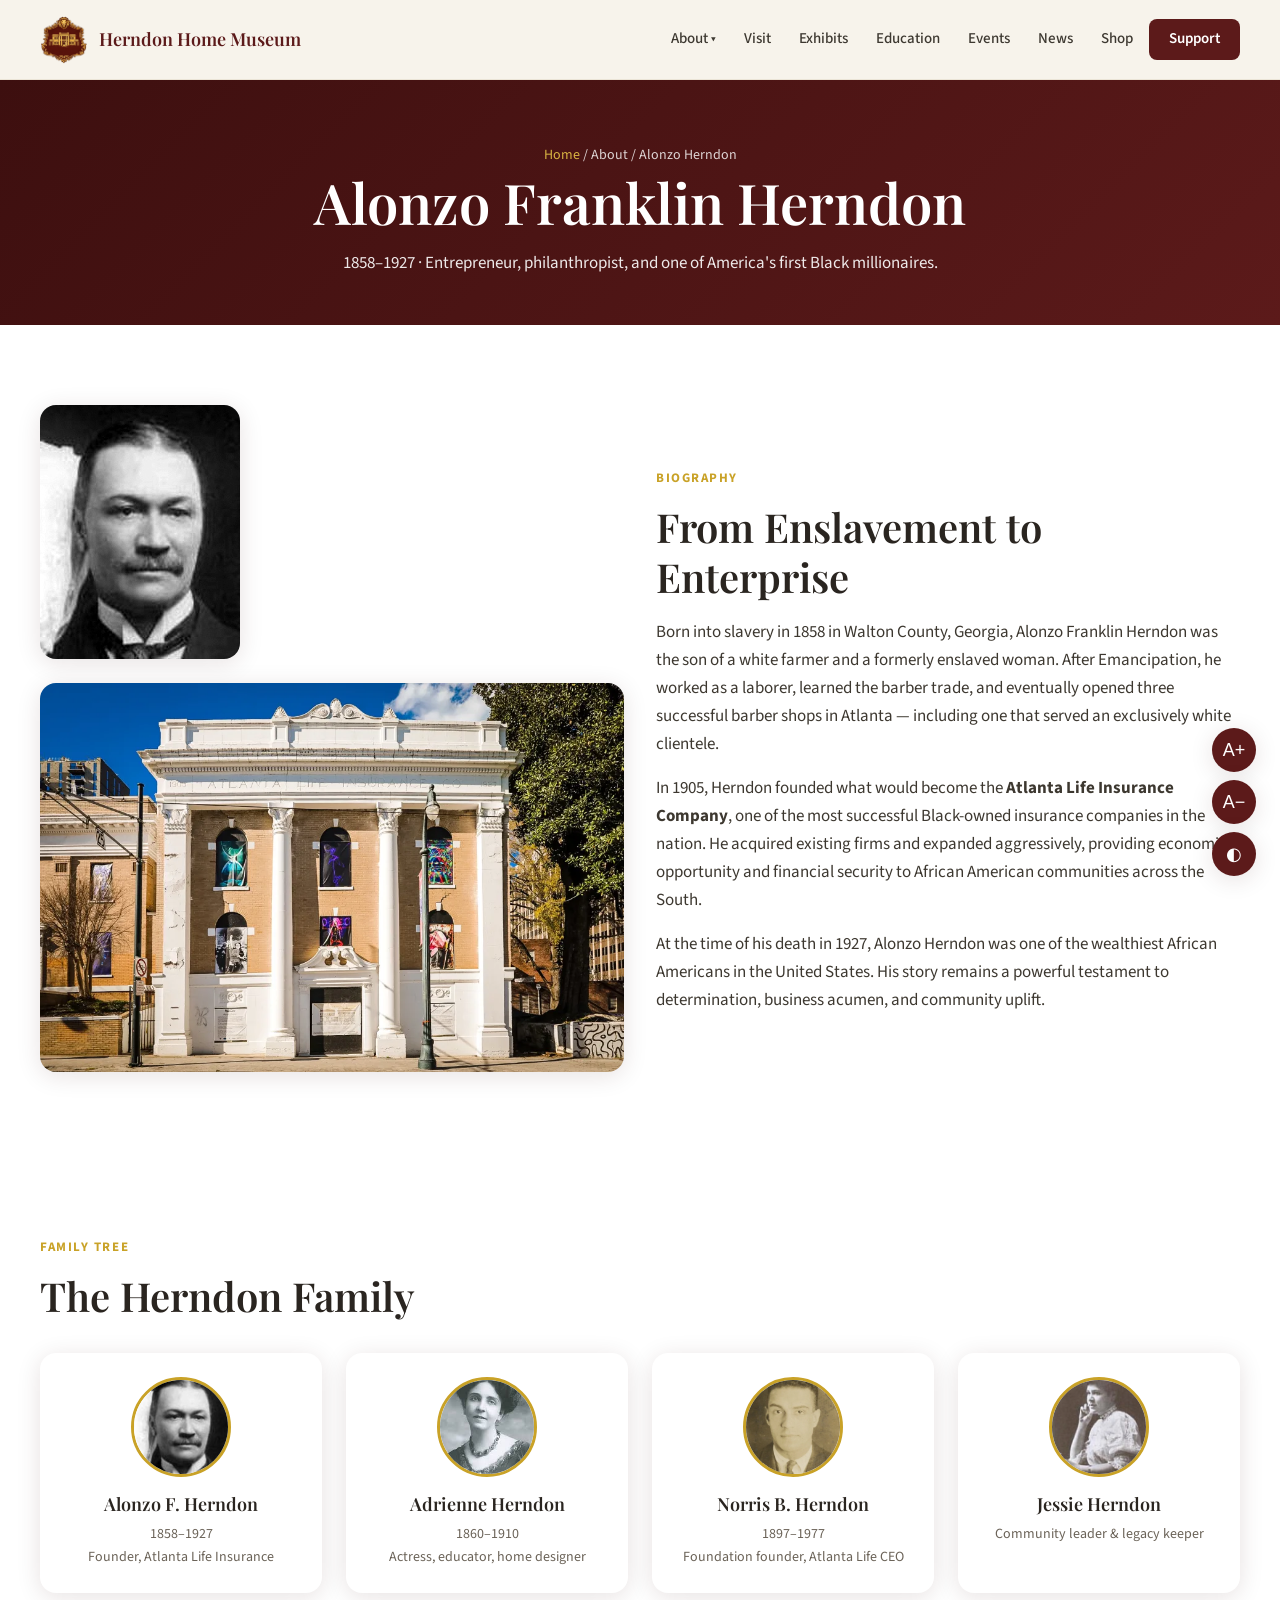
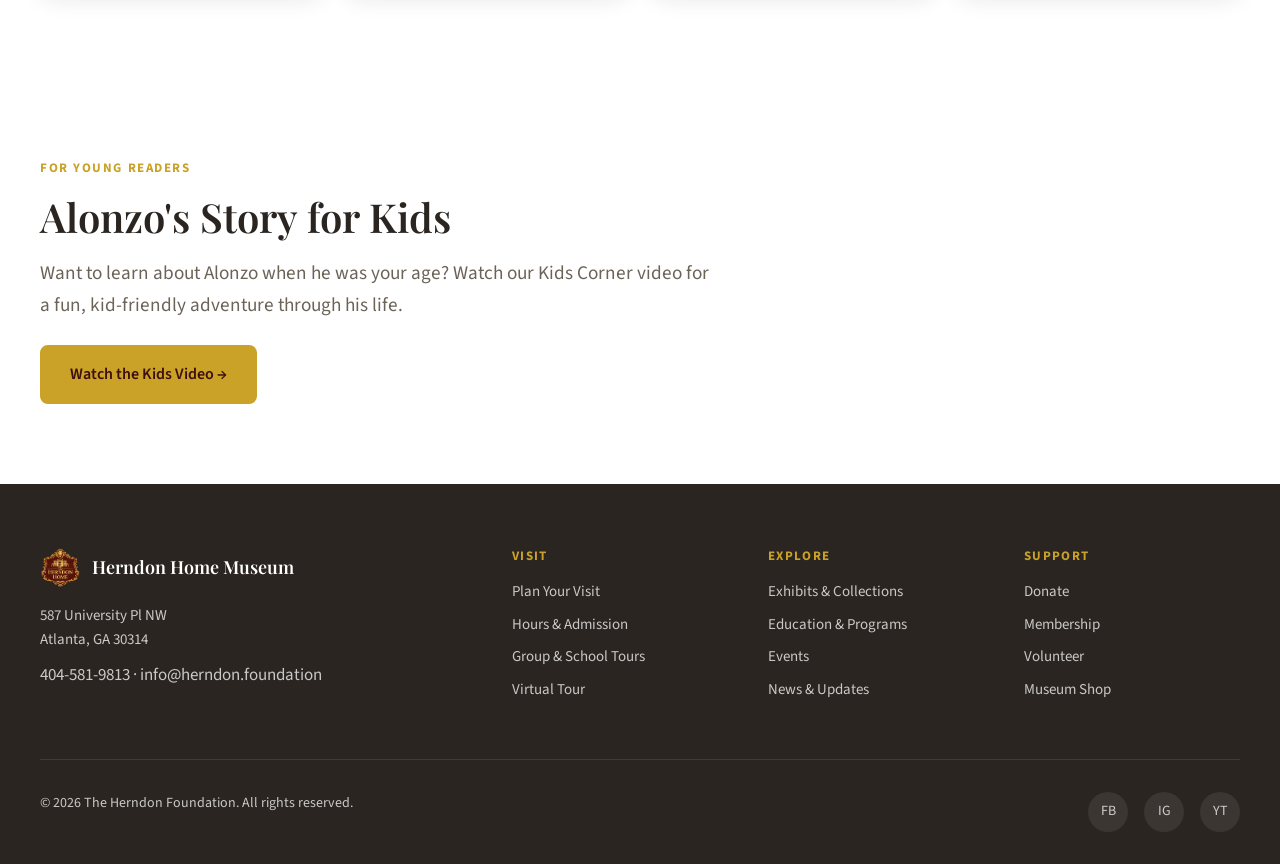
<file: about-alonzo.html>
<!DOCTYPE html>
<html lang="en">
<head>
  <meta charset="UTF-8">
  <meta name="viewport" content="width=device-width, initial-scale=1.0">
  <meta name="description" content="The life and legacy of Alonzo Franklin Herndon — from enslavement to founder of Atlanta Life Insurance Company.">
  <title>Alonzo Herndon | Herndon Home Museum</title>
  <link rel="preconnect" href="https://fonts.googleapis.com">
  <link rel="preconnect" href="https://fonts.gstatic.com" crossorigin>
  <link href="https://fonts.googleapis.com/css2?family=Playfair+Display:wght@500;600;700&family=Source+Sans+3:wght@400;500;600;700&display=swap" rel="stylesheet">
  <link rel="stylesheet" href="css/style.css">
  <link rel="icon" href="images/logocopy.png" type="image/png">
</head>
<body>
  <a href="#main" class="skip-link">Skip to main content</a>

  <header class="site-header">
    <div class="container header-inner">
      <a href="index.html" class="logo">
        <img src="images/logocopy.png" alt="Herndon Home Museum logo">
        <span>Herndon Home Museum</span>
      </a>
      <button class="menu-toggle" aria-label="Open menu" aria-expanded="false">
        <span></span><span></span><span></span>
      </button>
      <nav class="main-nav" aria-label="Main navigation">
        <div class="nav-dropdown">
          <button aria-haspopup="true">About ▾</button>
          <div class="nav-dropdown-menu">
            <a href="about-history.html">History of the Home</a>
            <a href="about-alonzo.html" class="active">Alonzo Herndon</a>
            <a href="about-mission.html">Mission &amp; Vision</a>
            <a href="about-staff.html">Staff &amp; Board</a>
          </div>
        </div>
        <a href="visit.html">Visit</a>
        <a href="exhibits.html">Exhibits</a>
        <a href="education.html">Education</a>
        <a href="events.html">Events</a>
        <a href="news.html">News</a>
        <a href="shop.html">Shop</a>
        <a href="support.html" class="btn-donate">Support</a>
      </nav>
    </div>
  </header>

  <main id="main">
    <div class="page-hero">
      <div class="container">
        <p class="breadcrumb"><a href="index.html">Home</a> / About / Alonzo Herndon</p>
        <h1>Alonzo Franklin Herndon</h1>
        <p>1858–1927 · Entrepreneur, philanthropist, and one of America's first Black millionaires.</p>
      </div>
    </div>

    <section>
      <div class="container grid-2">
        <div>
          <img src="images/Alonzo_herndon.jpg" alt="Alonzo Franklin Herndon" style="border-radius: var(--radius-lg); box-shadow: var(--shadow); margin-bottom: 1.5rem;">
          <img src="images/AtlantaLifeInsurance.webp" alt="Atlanta Life Insurance Company" style="border-radius: var(--radius-lg); box-shadow: var(--shadow);">
        </div>
        <div>
          <span class="section-label">Biography</span>
          <h2>From Enslavement to Enterprise</h2>
          <p style="margin-bottom: 1rem;">Born into slavery in 1858 in Walton County, Georgia, Alonzo Franklin Herndon was the son of a white farmer and a formerly enslaved woman. After Emancipation, he worked as a laborer, learned the barber trade, and eventually opened three successful barber shops in Atlanta — including one that served an exclusively white clientele.</p>
          <p style="margin-bottom: 1rem;">In 1905, Herndon founded what would become the <strong>Atlanta Life Insurance Company</strong>, one of the most successful Black-owned insurance companies in the nation. He acquired existing firms and expanded aggressively, providing economic opportunity and financial security to African American communities across the South.</p>
          <p>At the time of his death in 1927, Alonzo Herndon was one of the wealthiest African Americans in the United States. His story remains a powerful testament to determination, business acumen, and community uplift.</p>
        </div>
      </div>
    </section>

    <section style="background: var(--white);">
      <div class="container">
        <span class="section-label">Family Tree</span>
        <h2>The Herndon Family</h2>
        <div class="family-grid" style="margin-top: 2rem;">
          <div class="family-member">
            <img src="images/Alonzo_herndon.jpg" alt="Alonzo Herndon">
            <h3>Alonzo F. Herndon</h3>
            <p>1858–1927<br>Founder, Atlanta Life Insurance</p>
          </div>
          <div class="family-member">
            <img src="images/adrienne.jpeg" alt="Adrienne Herndon">
            <h3>Adrienne Herndon</h3>
            <p>1860–1910<br>Actress, educator, home designer</p>
          </div>
          <div class="family-member">
            <img src="images/norris.jpg" alt="Norris Herndon">
            <h3>Norris B. Herndon</h3>
            <p>1897–1977<br>Foundation founder, Atlanta Life CEO</p>
          </div>
          <div class="family-member">
            <img src="images/jessie.jpg" alt="Jessie Herndon">
            <h3>Jessie Herndon</h3>
            <p>Community leader &amp; legacy keeper</p>
          </div>
        </div>
      </div>
    </section>

    <section>
      <div class="container">
        <span class="section-label">For Young Readers</span>
        <h2>Alonzo's Story for Kids</h2>
        <p class="lead" style="margin-bottom: 1.5rem;">Want to learn about Alonzo when he was your age? Watch our Kids Corner video for a fun, kid-friendly adventure through his life.</p>
        <a href="education.html#kids-corner" class="btn btn-primary">Watch the Kids Video →</a>
      </div>
    </section>
  </main>

  <footer class="site-footer">
    <div class="container">
      <div class="footer-grid">
        <div>
          <a href="index.html" class="logo" style="color: white; margin-bottom: 1rem;">
            <img src="images/logo.png" alt="" style="height: 40px;">
            <span>Herndon Home Museum</span>
          </a>
          <p style="font-size: 0.9375rem; margin-top: 1rem;">587 University Pl NW<br>Atlanta, GA 30314</p>
          <p style="margin-top: 0.5rem;"><a href="tel:4045819813">404-581-9813</a> · <a href="mailto:info@herndon.foundation">info@herndon.foundation</a></p>
        </div>
        <div>
          <h4>Visit</h4>
          <ul>
            <li><a href="visit.html">Plan Your Visit</a></li>
            <li><a href="visit.html#hours">Hours &amp; Admission</a></li>
            <li><a href="visit.html#groups">Group &amp; School Tours</a></li>
            <li><a href="visit.html#virtual-tour">Virtual Tour</a></li>
          </ul>
        </div>
        <div>
          <h4>Explore</h4>
          <ul>
            <li><a href="exhibits.html">Exhibits &amp; Collections</a></li>
            <li><a href="education.html">Education &amp; Programs</a></li>
            <li><a href="events.html">Events</a></li>
            <li><a href="news.html">News &amp; Updates</a></li>
          </ul>
        </div>
        <div>
          <h4>Support</h4>
          <ul>
            <li><a href="support.html#donate">Donate</a></li>
            <li><a href="support.html#membership">Membership</a></li>
            <li><a href="support.html#volunteer">Volunteer</a></li>
            <li><a href="shop.html">Museum Shop</a></li>
          </ul>
        </div>
      </div>
      <div class="footer-bottom">
        <p>© 2026 The Herndon Foundation. All rights reserved.</p>
        <div class="social-links">
          <a href="#" aria-label="Facebook">FB</a>
          <a href="#" aria-label="Instagram">IG</a>
          <a href="#" aria-label="YouTube">YT</a>
        </div>
      </div>
    </div>
  </footer>

  <div class="a11y-toolbar" aria-label="Accessibility tools">
    <button data-action="font-up" title="Increase text size" aria-label="Increase text size">A+</button>
    <button data-action="font-down" title="Decrease text size" aria-label="Decrease text size">A−</button>
    <button data-action="contrast" title="Toggle contrast" aria-label="Toggle high contrast">◐</button>
  </div>

  <script src="js/main.js"></script>
</body>
</html>
</file>
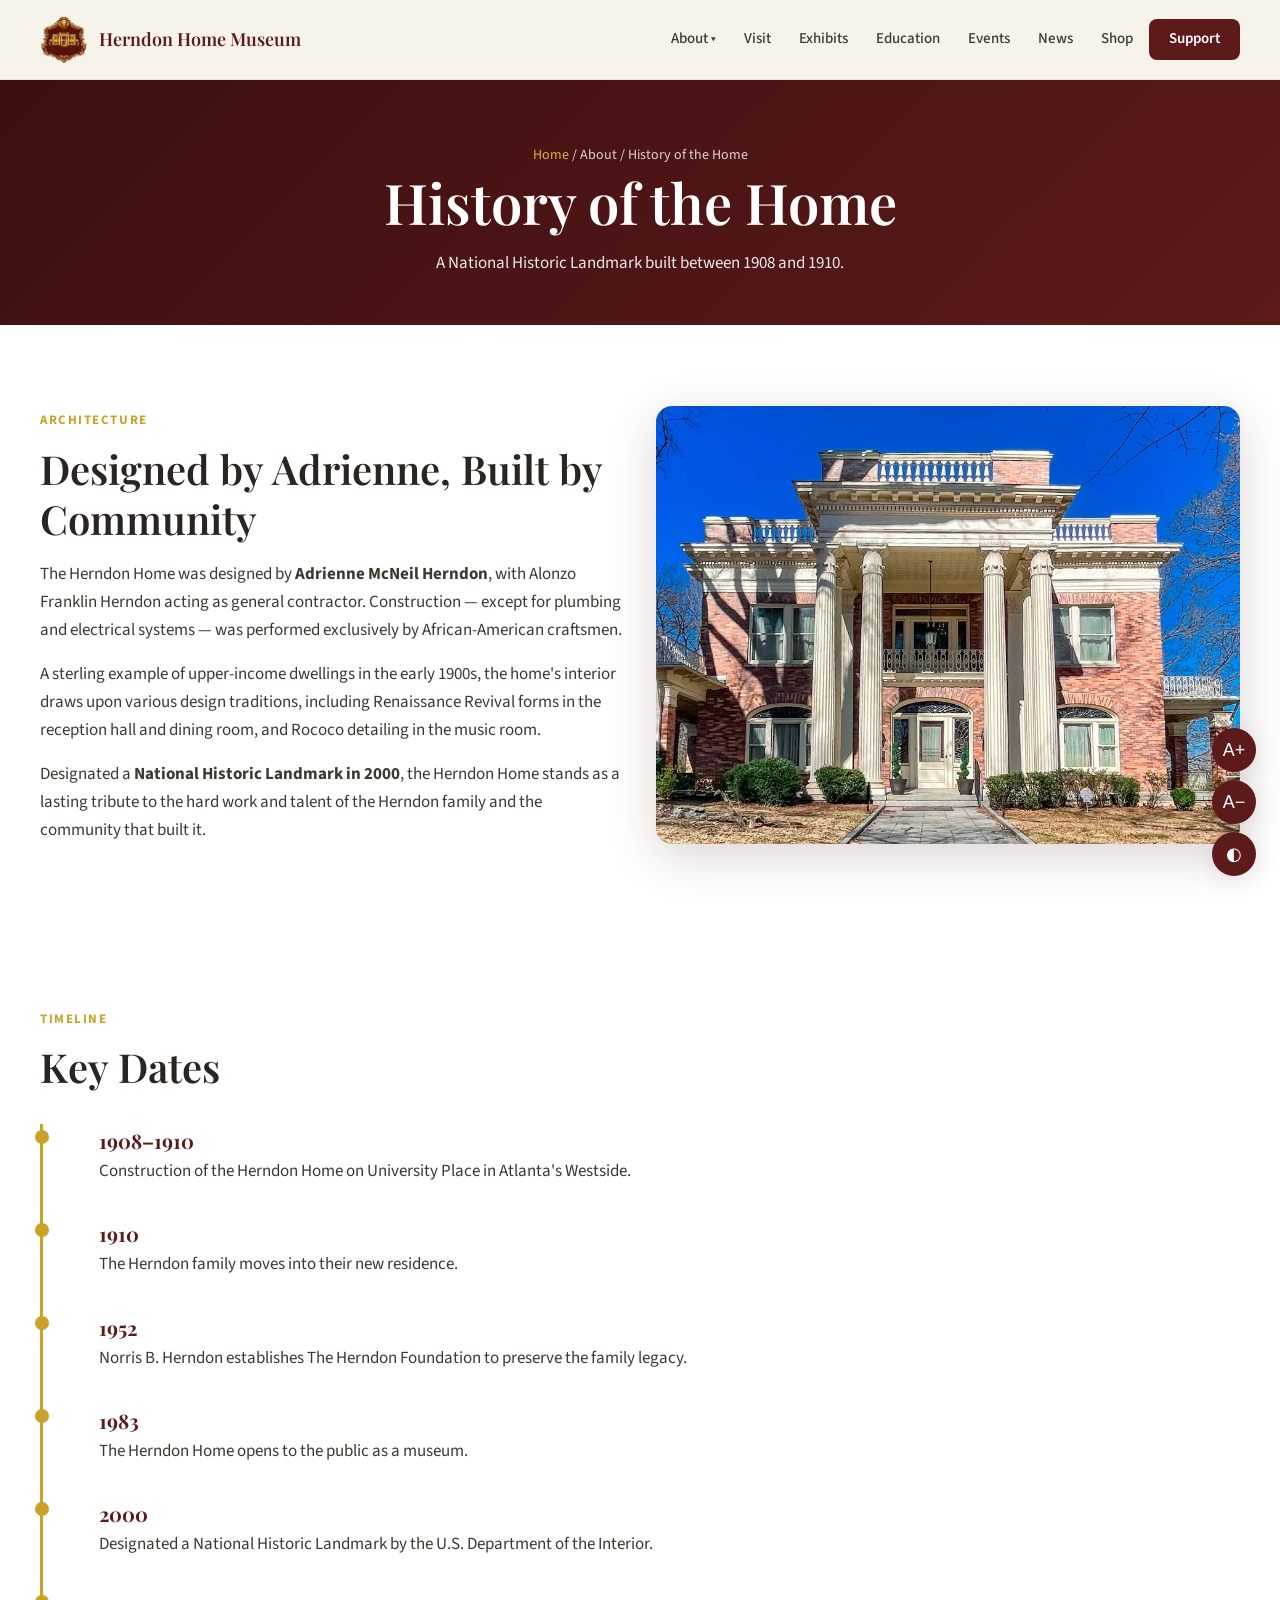
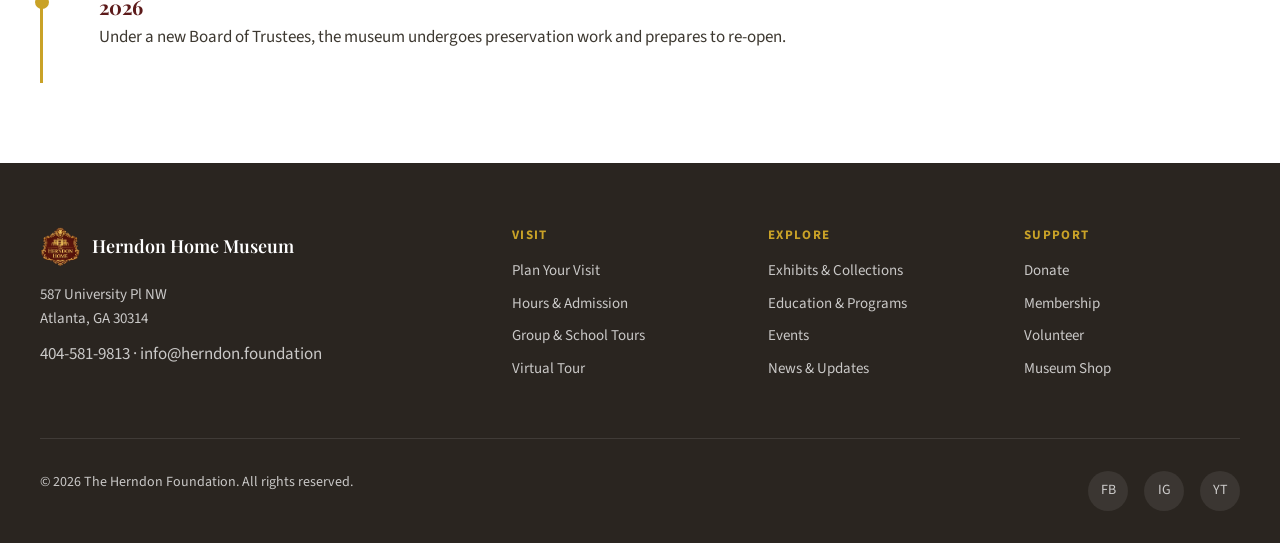
<file: about-history.html>
<!DOCTYPE html>
<html lang="en">
<head>
  <meta charset="UTF-8">
  <meta name="viewport" content="width=device-width, initial-scale=1.0">
  <meta name="description" content="The history of the Herndon Home — a National Historic Landmark built by African American craftsmen in Atlanta.">
  <title>History of the Home | Herndon Home Museum</title>
  <link rel="preconnect" href="https://fonts.googleapis.com">
  <link rel="preconnect" href="https://fonts.gstatic.com" crossorigin>
  <link href="https://fonts.googleapis.com/css2?family=Playfair+Display:wght@500;600;700&family=Source+Sans+3:wght@400;500;600;700&display=swap" rel="stylesheet">
  <link rel="stylesheet" href="css/style.css">
  <link rel="icon" href="images/logocopy.png" type="image/png">
</head>
<body>
  <a href="#main" class="skip-link">Skip to main content</a>

  <header class="site-header">
    <div class="container header-inner">
      <a href="index.html" class="logo">
        <img src="images/logocopy.png" alt="Herndon Home Museum logo">
        <span>Herndon Home Museum</span>
      </a>
      <button class="menu-toggle" aria-label="Open menu" aria-expanded="false">
        <span></span><span></span><span></span>
      </button>
      <nav class="main-nav" aria-label="Main navigation">
        <div class="nav-dropdown">
          <button aria-haspopup="true">About ▾</button>
          <div class="nav-dropdown-menu">
            <a href="about-history.html" class="active">History of the Home</a>
            <a href="about-alonzo.html">Alonzo Herndon</a>
            <a href="about-mission.html">Mission &amp; Vision</a>
            <a href="about-staff.html">Staff &amp; Board</a>
          </div>
        </div>
        <a href="visit.html">Visit</a>
        <a href="exhibits.html">Exhibits</a>
        <a href="education.html">Education</a>
        <a href="events.html">Events</a>
        <a href="news.html">News</a>
        <a href="shop.html">Shop</a>
        <a href="support.html" class="btn-donate">Support</a>
      </nav>
    </div>
  </header>

  <main id="main">
    <div class="page-hero">
      <div class="container">
        <p class="breadcrumb"><a href="index.html">Home</a> / About / History of the Home</p>
        <h1>History of the Home</h1>
        <p>A National Historic Landmark built between 1908 and 1910.</p>
      </div>
    </div>

    <section>
      <div class="container grid-2">
        <div>
          <span class="section-label">Architecture</span>
          <h2>Designed by Adrienne, Built by Community</h2>
          <p style="margin-bottom: 1rem;">The Herndon Home was designed by <strong>Adrienne McNeil Herndon</strong>, with Alonzo Franklin Herndon acting as general contractor. Construction — except for plumbing and electrical systems — was performed exclusively by African-American craftsmen.</p>
          <p style="margin-bottom: 1rem;">A sterling example of upper-income dwellings in the early 1900s, the home's interior draws upon various design traditions, including Renaissance Revival forms in the reception hall and dining room, and Rococo detailing in the music room.</p>
          <p>Designated a <strong>National Historic Landmark in 2000</strong>, the Herndon Home stands as a lasting tribute to the hard work and talent of the Herndon family and the community that built it.</p>
        </div>
        <div>
          <img src="images/herndomhome.webp" alt="The Herndon Home" style="border-radius: var(--radius-lg); box-shadow: var(--shadow-lg);">
        </div>
      </div>
    </section>

    <section style="background: var(--white);">
      <div class="container">
        <span class="section-label">Timeline</span>
        <h2>Key Dates</h2>
        <div class="timeline">
          <div class="timeline-item">
            <div class="timeline-year">1908–1910</div>
            <p>Construction of the Herndon Home on University Place in Atlanta's Westside.</p>
          </div>
          <div class="timeline-item">
            <div class="timeline-year">1910</div>
            <p>The Herndon family moves into their new residence.</p>
          </div>
          <div class="timeline-item">
            <div class="timeline-year">1952</div>
            <p>Norris B. Herndon establishes The Herndon Foundation to preserve the family legacy.</p>
          </div>
          <div class="timeline-item">
            <div class="timeline-year">1983</div>
            <p>The Herndon Home opens to the public as a museum.</p>
          </div>
          <div class="timeline-item">
            <div class="timeline-year">2000</div>
            <p>Designated a National Historic Landmark by the U.S. Department of the Interior.</p>
          </div>
          <div class="timeline-item">
            <div class="timeline-year">2026</div>
            <p>Under a new Board of Trustees, the museum undergoes preservation work and prepares to re-open.</p>
          </div>
        </div>
      </div>
    </section>
  </main>

  <footer class="site-footer">
    <div class="container">
      <div class="footer-grid">
        <div>
          <a href="index.html" class="logo" style="color: white; margin-bottom: 1rem;">
            <img src="images/logo.png" alt="" style="height: 40px;">
            <span>Herndon Home Museum</span>
          </a>
          <p style="font-size: 0.9375rem; margin-top: 1rem;">587 University Pl NW<br>Atlanta, GA 30314</p>
          <p style="margin-top: 0.5rem;"><a href="tel:4045819813">404-581-9813</a> · <a href="mailto:info@herndon.foundation">info@herndon.foundation</a></p>
        </div>
        <div>
          <h4>Visit</h4>
          <ul>
            <li><a href="visit.html">Plan Your Visit</a></li>
            <li><a href="visit.html#hours">Hours &amp; Admission</a></li>
            <li><a href="visit.html#groups">Group &amp; School Tours</a></li>
            <li><a href="visit.html#virtual-tour">Virtual Tour</a></li>
          </ul>
        </div>
        <div>
          <h4>Explore</h4>
          <ul>
            <li><a href="exhibits.html">Exhibits &amp; Collections</a></li>
            <li><a href="education.html">Education &amp; Programs</a></li>
            <li><a href="events.html">Events</a></li>
            <li><a href="news.html">News &amp; Updates</a></li>
          </ul>
        </div>
        <div>
          <h4>Support</h4>
          <ul>
            <li><a href="support.html#donate">Donate</a></li>
            <li><a href="support.html#membership">Membership</a></li>
            <li><a href="support.html#volunteer">Volunteer</a></li>
            <li><a href="shop.html">Museum Shop</a></li>
          </ul>
        </div>
      </div>
      <div class="footer-bottom">
        <p>© 2026 The Herndon Foundation. All rights reserved.</p>
        <div class="social-links">
          <a href="#" aria-label="Facebook">FB</a>
          <a href="#" aria-label="Instagram">IG</a>
          <a href="#" aria-label="YouTube">YT</a>
        </div>
      </div>
    </div>
  </footer>

  <div class="a11y-toolbar" aria-label="Accessibility tools">
    <button data-action="font-up" title="Increase text size" aria-label="Increase text size">A+</button>
    <button data-action="font-down" title="Decrease text size" aria-label="Decrease text size">A−</button>
    <button data-action="contrast" title="Toggle contrast" aria-label="Toggle high contrast">◐</button>
  </div>

  <script src="js/main.js"></script>
</body>
</html>
</file>
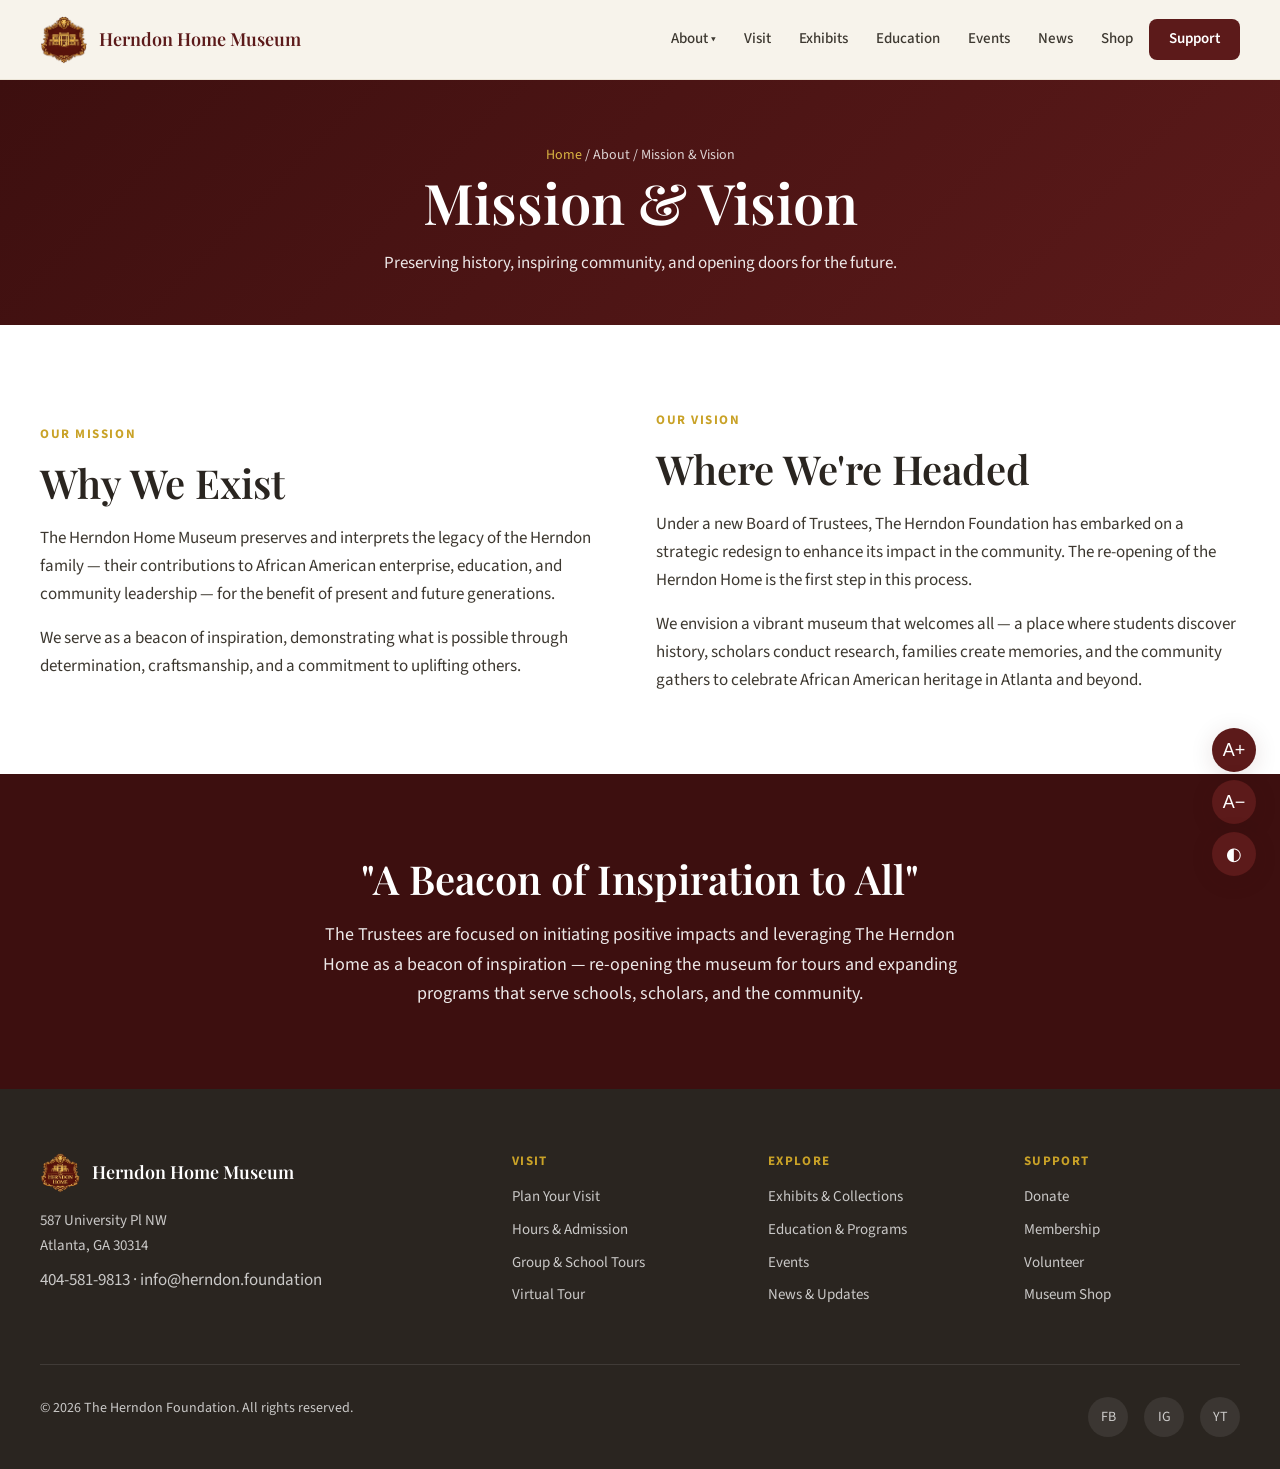
<file: about-mission.html>
<!DOCTYPE html>
<html lang="en">
<head>
  <meta charset="UTF-8">
  <meta name="viewport" content="width=device-width, initial-scale=1.0">
  <meta name="description" content="The mission and vision of the Herndon Home Museum and The Herndon Foundation.">
  <title>Mission &amp; Vision | Herndon Home Museum</title>
  <link rel="preconnect" href="https://fonts.googleapis.com">
  <link rel="preconnect" href="https://fonts.gstatic.com" crossorigin>
  <link href="https://fonts.googleapis.com/css2?family=Playfair+Display:wght@500;600;700&family=Source+Sans+3:wght@400;500;600;700&display=swap" rel="stylesheet">
  <link rel="stylesheet" href="css/style.css">
  <link rel="icon" href="images/logocopy.png" type="image/png">
</head>
<body>
  <a href="#main" class="skip-link">Skip to main content</a>

  <header class="site-header">
    <div class="container header-inner">
      <a href="index.html" class="logo">
        <img src="images/logocopy.png" alt="Herndon Home Museum logo">
        <span>Herndon Home Museum</span>
      </a>
      <button class="menu-toggle" aria-label="Open menu" aria-expanded="false">
        <span></span><span></span><span></span>
      </button>
      <nav class="main-nav" aria-label="Main navigation">
        <div class="nav-dropdown">
          <button aria-haspopup="true">About ▾</button>
          <div class="nav-dropdown-menu">
            <a href="about-history.html">History of the Home</a>
            <a href="about-alonzo.html">Alonzo Herndon</a>
            <a href="about-mission.html" class="active">Mission &amp; Vision</a>
            <a href="about-staff.html">Staff &amp; Board</a>
          </div>
        </div>
        <a href="visit.html">Visit</a>
        <a href="exhibits.html">Exhibits</a>
        <a href="education.html">Education</a>
        <a href="events.html">Events</a>
        <a href="news.html">News</a>
        <a href="shop.html">Shop</a>
        <a href="support.html" class="btn-donate">Support</a>
      </nav>
    </div>
  </header>

  <main id="main">
    <div class="page-hero">
      <div class="container">
        <p class="breadcrumb"><a href="index.html">Home</a> / About / Mission &amp; Vision</p>
        <h1>Mission &amp; Vision</h1>
        <p>Preserving history, inspiring community, and opening doors for the future.</p>
      </div>
    </div>

    <section>
      <div class="container grid-2">
        <div>
          <span class="section-label">Our Mission</span>
          <h2>Why We Exist</h2>
          <p style="margin-bottom: 1rem;">The Herndon Home Museum preserves and interprets the legacy of the Herndon family — their contributions to African American enterprise, education, and community leadership — for the benefit of present and future generations.</p>
          <p>We serve as a beacon of inspiration, demonstrating what is possible through determination, craftsmanship, and a commitment to uplifting others.</p>
        </div>
        <div>
          <span class="section-label">Our Vision</span>
          <h2>Where We're Headed</h2>
          <p style="margin-bottom: 1rem;">Under a new Board of Trustees, The Herndon Foundation has embarked on a strategic redesign to enhance its impact in the community. The re-opening of the Herndon Home is the first step in this process.</p>
          <p>We envision a vibrant museum that welcomes all — a place where students discover history, scholars conduct research, families create memories, and the community gathers to celebrate African American heritage in Atlanta and beyond.</p>
        </div>
      </div>
    </section>

    <section style="background: var(--burgundy-dark); color: white; text-align: center;">
      <div class="container">
        <h2 style="color: white; margin-bottom: 1rem;">"A Beacon of Inspiration to All"</h2>
        <p style="max-width: 640px; margin: 0 auto; opacity: 0.9; font-size: 1.125rem;">The Trustees are focused on initiating positive impacts and leveraging The Herndon Home as a beacon of inspiration — re-opening the museum for tours and expanding programs that serve schools, scholars, and the community.</p>
      </div>
    </section>
  </main>

  <footer class="site-footer">
    <div class="container">
      <div class="footer-grid">
        <div>
          <a href="index.html" class="logo" style="color: white; margin-bottom: 1rem;">
            <img src="images/logo.png" alt="" style="height: 40px;">
            <span>Herndon Home Museum</span>
          </a>
          <p style="font-size: 0.9375rem; margin-top: 1rem;">587 University Pl NW<br>Atlanta, GA 30314</p>
          <p style="margin-top: 0.5rem;"><a href="tel:4045819813">404-581-9813</a> · <a href="mailto:info@herndon.foundation">info@herndon.foundation</a></p>
        </div>
        <div>
          <h4>Visit</h4>
          <ul>
            <li><a href="visit.html">Plan Your Visit</a></li>
            <li><a href="visit.html#hours">Hours &amp; Admission</a></li>
            <li><a href="visit.html#groups">Group &amp; School Tours</a></li>
            <li><a href="visit.html#virtual-tour">Virtual Tour</a></li>
          </ul>
        </div>
        <div>
          <h4>Explore</h4>
          <ul>
            <li><a href="exhibits.html">Exhibits &amp; Collections</a></li>
            <li><a href="education.html">Education &amp; Programs</a></li>
            <li><a href="events.html">Events</a></li>
            <li><a href="news.html">News &amp; Updates</a></li>
          </ul>
        </div>
        <div>
          <h4>Support</h4>
          <ul>
            <li><a href="support.html#donate">Donate</a></li>
            <li><a href="support.html#membership">Membership</a></li>
            <li><a href="support.html#volunteer">Volunteer</a></li>
            <li><a href="shop.html">Museum Shop</a></li>
          </ul>
        </div>
      </div>
      <div class="footer-bottom">
        <p>© 2026 The Herndon Foundation. All rights reserved.</p>
        <div class="social-links">
          <a href="#" aria-label="Facebook">FB</a>
          <a href="#" aria-label="Instagram">IG</a>
          <a href="#" aria-label="YouTube">YT</a>
        </div>
      </div>
    </div>
  </footer>

  <div class="a11y-toolbar" aria-label="Accessibility tools">
    <button data-action="font-up" title="Increase text size" aria-label="Increase text size">A+</button>
    <button data-action="font-down" title="Decrease text size" aria-label="Decrease text size">A−</button>
    <button data-action="contrast" title="Toggle contrast" aria-label="Toggle high contrast">◐</button>
  </div>

  <script src="js/main.js"></script>
</body>
</html>
</file>
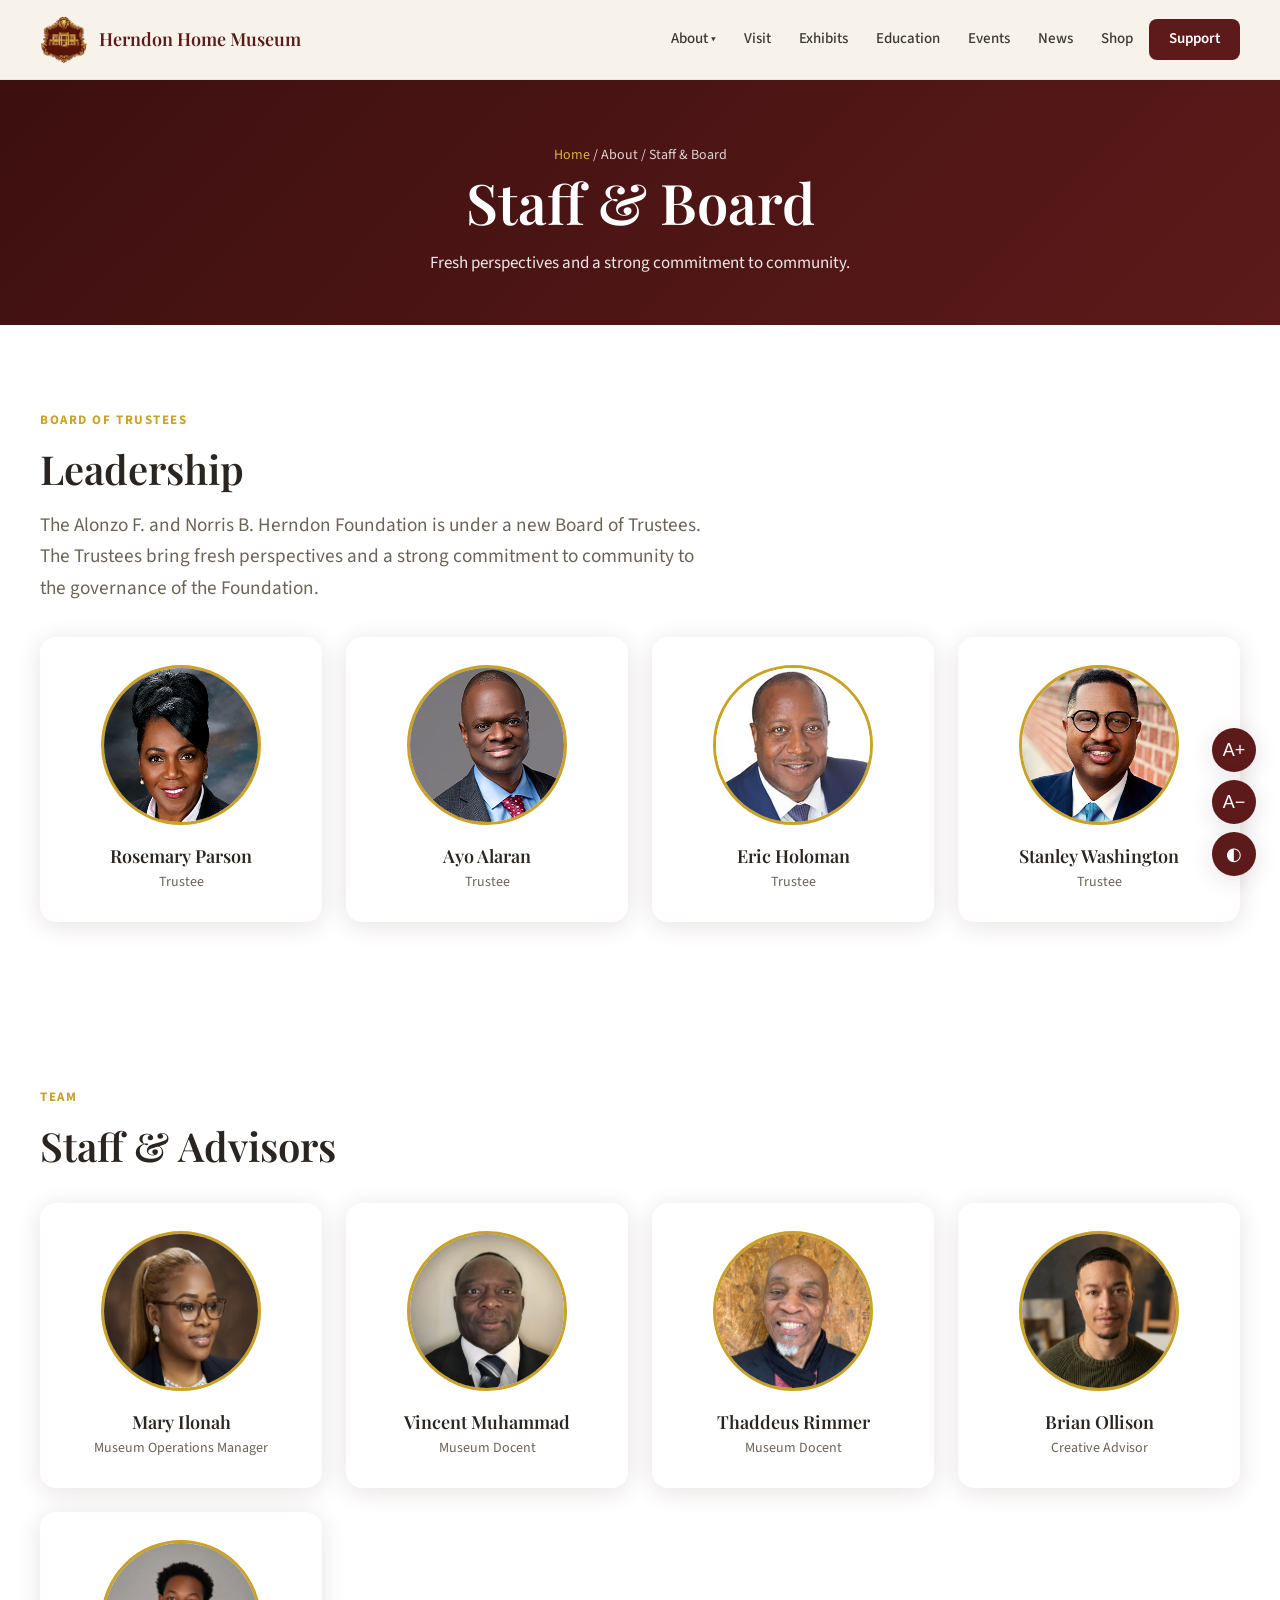
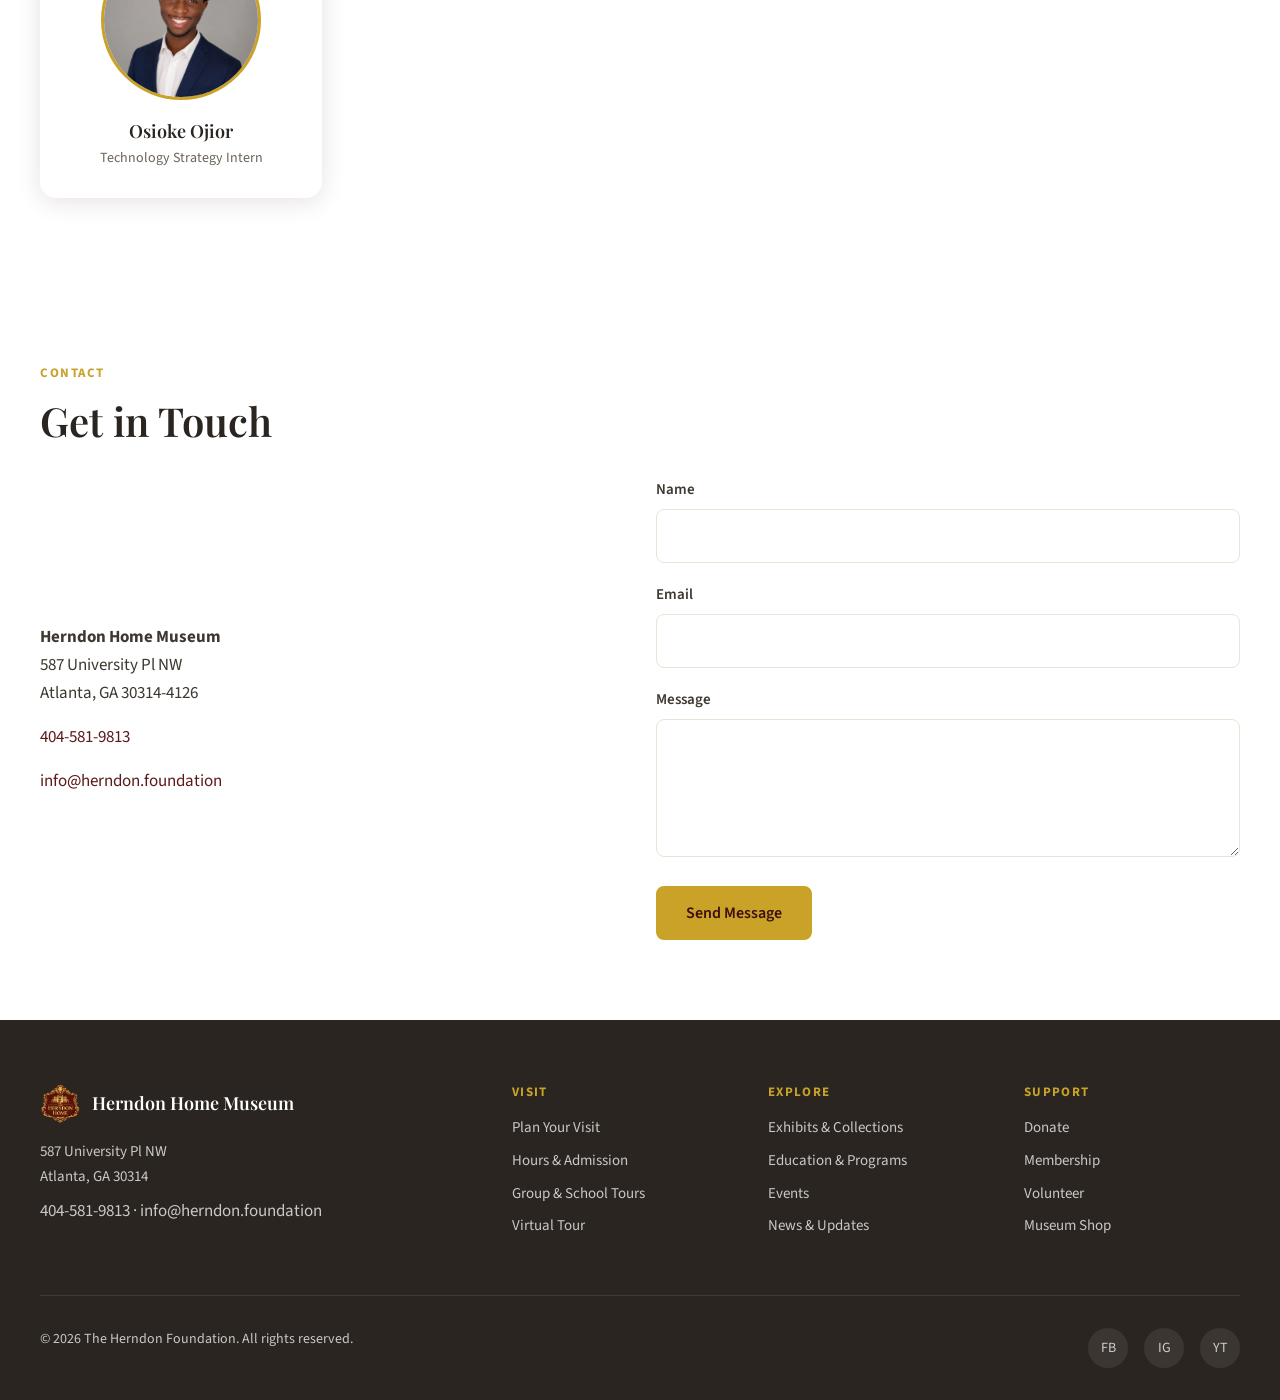
<file: about-staff.html>
<!DOCTYPE html>
<html lang="en">
<head>
  <meta charset="UTF-8">
  <meta name="viewport" content="width=device-width, initial-scale=1.0">
  <meta name="description" content="Meet the Board of Trustees and staff of the Herndon Home Museum.">
  <title>Staff &amp; Board | Herndon Home Museum</title>
  <link rel="preconnect" href="https://fonts.googleapis.com">
  <link rel="preconnect" href="https://fonts.gstatic.com" crossorigin>
  <link href="https://fonts.googleapis.com/css2?family=Playfair+Display:wght@500;600;700&family=Source+Sans+3:wght@400;500;600;700&display=swap" rel="stylesheet">
  <link rel="stylesheet" href="css/style.css">
  <link rel="icon" href="images/logocopy.png" type="image/png">
</head>
<body>
  <a href="#main" class="skip-link">Skip to main content</a>

  <header class="site-header">
    <div class="container header-inner">
      <a href="index.html" class="logo">
        <img src="images/logocopy.png" alt="Herndon Home Museum logo">
        <span>Herndon Home Museum</span>
      </a>
      <button class="menu-toggle" aria-label="Open menu" aria-expanded="false">
        <span></span><span></span><span></span>
      </button>
      <nav class="main-nav" aria-label="Main navigation">
        <div class="nav-dropdown">
          <button aria-haspopup="true">About ▾</button>
          <div class="nav-dropdown-menu">
            <a href="about-history.html">History of the Home</a>
            <a href="about-alonzo.html">Alonzo Herndon</a>
            <a href="about-mission.html">Mission &amp; Vision</a>
            <a href="about-staff.html" class="active">Staff &amp; Board</a>
          </div>
        </div>
        <a href="visit.html">Visit</a>
        <a href="exhibits.html">Exhibits</a>
        <a href="education.html">Education</a>
        <a href="events.html">Events</a>
        <a href="news.html">News</a>
        <a href="shop.html">Shop</a>
        <a href="support.html" class="btn-donate">Support</a>
      </nav>
    </div>
  </header>

  <main id="main">
    <div class="page-hero">
      <div class="container">
        <p class="breadcrumb"><a href="index.html">Home</a> / About / Staff &amp; Board</p>
        <h1>Staff &amp; Board</h1>
        <p>Fresh perspectives and a strong commitment to community.</p>
      </div>
    </div>

    <section>
      <div class="container">
        <span class="section-label">Board of Trustees</span>
        <h2>Leadership</h2>
        <p class="lead" style="margin-bottom: 2rem;">The Alonzo F. and Norris B. Herndon Foundation is under a new Board of Trustees. The Trustees bring fresh perspectives and a strong commitment to community to the governance of the Foundation.</p>
        <div class="grid-4">
          <div class="trustee-member">
            <img src="images/RosemaryParson-600x630-1.jpg" alt="Rosemary Parson">
            <h3>Rosemary Parson</h3>
            <p>Trustee</p>
          </div>
          <div class="trustee-member">
            <img src="images/Ayoalaran-600x630-1.jpg" alt="Ayo Alaran">
            <h3>Ayo Alaran</h3>
            <p>Trustee</p>
          </div>
          <div class="trustee-member">
            <img src="images/EricHoloman-600x630-1.jpg" alt="Eric Holoman">
            <h3>Eric Holoman</h3>
            <p>Trustee</p>
          </div>
          <div class="trustee-member">
            <img src="images/Stan-Washington-600x630-1.jpg" alt="Stanley Washington">
            <h3>Stanley Washington</h3>
            <p>Trustee</p>
          </div>
        </div>
      </div>
    </section>

    <section style="background: var(--white);">
      <div class="container">
        <span class="section-label">Team</span>
        <h2>Staff &amp; Advisors</h2>
        <div class="grid-4 staff-grid" style="margin-top: 2rem;">
          <div class="trustee-member">
            <img src="images/MaryIlonah.jpg" alt="Mary Ilonah">
            <h3>Mary Ilonah</h3>
            <p>Museum Operations Manager</p>
          </div>
          <div class="trustee-member">
            <img src="images/VincentMuhammad.jpg" alt="Vincent Muhammad">
            <h3>Vincent Muhammad</h3>
            <p>Museum Docent</p>
          </div>
          <div class="trustee-member">
            <img src="images/ThaddeusRimmer.png" alt="Thaddeus Rimmer">
            <h3>Thaddeus Rimmer</h3>
            <p>Museum Docent</p>
          </div>
          <div class="trustee-member">
            <img src="images/brian.png" alt="Brian Ollison">
            <h3>Brian Ollison</h3>
            <p>Creative Advisor</p>
          </div>
          <div class="trustee-member">
            <img src="images/OsiokeOjior.png" alt="Osioke Ojior">
            <h3>Osioke Ojior</h3>
            <p>Technology Strategy Intern</p>
          </div>
        </div>
      </div>
    </section>

    <section>
      <div class="container">
        <span class="section-label">Contact</span>
        <h2>Get in Touch</h2>
        <div class="grid-2" style="margin-top: 2rem;">
          <div>
            <p style="margin-bottom: 1rem;"><strong>Herndon Home Museum</strong><br>587 University Pl NW<br>Atlanta, GA 30314-4126</p>
            <p style="margin-bottom: 1rem;"><a href="tel:4045819813">404-581-9813</a></p>
            <p><a href="mailto:info@herndon.foundation">info@herndon.foundation</a></p>
          </div>
          <div>
            <form>
              <div class="form-group">
                <label for="contact-name">Name</label>
                <input type="text" id="contact-name" required>
              </div>
              <div class="form-group">
                <label for="contact-email">Email</label>
                <input type="email" id="contact-email" required>
              </div>
              <div class="form-group">
                <label for="contact-message">Message</label>
                <textarea id="contact-message" rows="4" required></textarea>
              </div>
              <button type="submit" class="btn btn-primary">Send Message</button>
            </form>
          </div>
        </div>
      </div>
    </section>
  </main>

  <footer class="site-footer">
    <div class="container">
      <div class="footer-grid">
        <div>
          <a href="index.html" class="logo" style="color: white; margin-bottom: 1rem;">
            <img src="images/logo.png" alt="" style="height: 40px;">
            <span>Herndon Home Museum</span>
          </a>
          <p style="font-size: 0.9375rem; margin-top: 1rem;">587 University Pl NW<br>Atlanta, GA 30314</p>
          <p style="margin-top: 0.5rem;"><a href="tel:4045819813">404-581-9813</a> · <a href="mailto:info@herndon.foundation">info@herndon.foundation</a></p>
        </div>
        <div>
          <h4>Visit</h4>
          <ul>
            <li><a href="visit.html">Plan Your Visit</a></li>
            <li><a href="visit.html#hours">Hours &amp; Admission</a></li>
            <li><a href="visit.html#groups">Group &amp; School Tours</a></li>
            <li><a href="visit.html#virtual-tour">Virtual Tour</a></li>
          </ul>
        </div>
        <div>
          <h4>Explore</h4>
          <ul>
            <li><a href="exhibits.html">Exhibits &amp; Collections</a></li>
            <li><a href="education.html">Education &amp; Programs</a></li>
            <li><a href="events.html">Events</a></li>
            <li><a href="news.html">News &amp; Updates</a></li>
          </ul>
        </div>
        <div>
          <h4>Support</h4>
          <ul>
            <li><a href="support.html#donate">Donate</a></li>
            <li><a href="support.html#membership">Membership</a></li>
            <li><a href="support.html#volunteer">Volunteer</a></li>
            <li><a href="shop.html">Museum Shop</a></li>
          </ul>
        </div>
      </div>
      <div class="footer-bottom">
        <p>© 2026 The Herndon Foundation. All rights reserved.</p>
        <div class="social-links">
          <a href="#" aria-label="Facebook">FB</a>
          <a href="#" aria-label="Instagram">IG</a>
          <a href="#" aria-label="YouTube">YT</a>
        </div>
      </div>
    </div>
  </footer>

  <div class="a11y-toolbar" aria-label="Accessibility tools">
    <button data-action="font-up" title="Increase text size" aria-label="Increase text size">A+</button>
    <button data-action="font-down" title="Decrease text size" aria-label="Decrease text size">A−</button>
    <button data-action="contrast" title="Toggle contrast" aria-label="Toggle high contrast">◐</button>
  </div>

  <script src="js/main.js"></script>
</body>
</html>
</file>
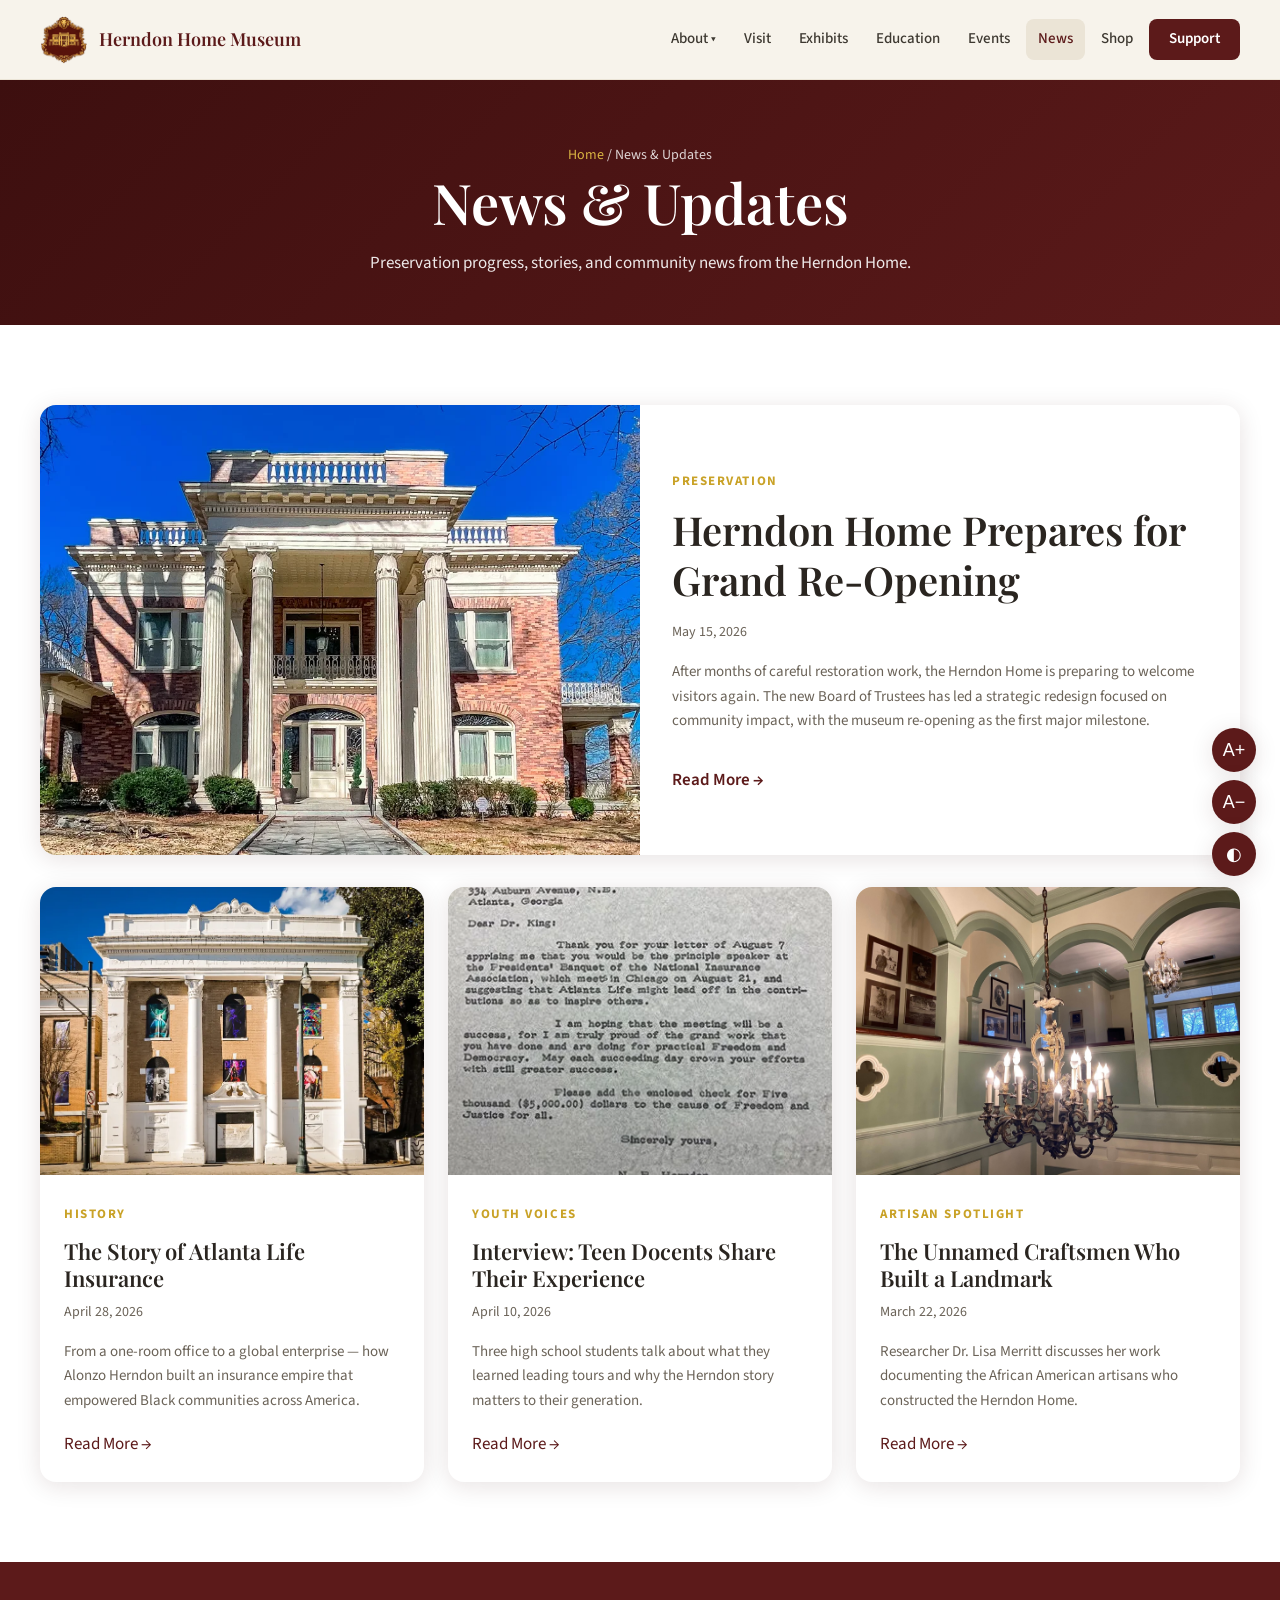
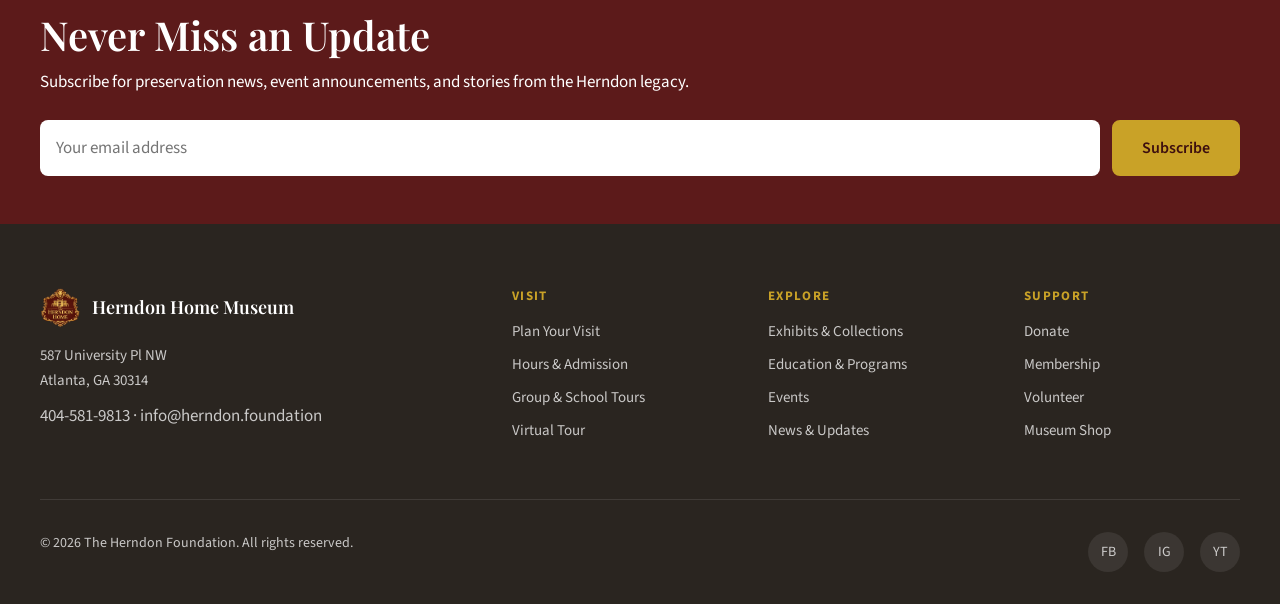
<file: news.html>
<!DOCTYPE html>
<html lang="en">
<head>
  <meta charset="UTF-8">
  <meta name="viewport" content="width=device-width, initial-scale=1.0">
  <meta name="description" content="News, preservation updates, and stories from the Herndon Home Museum.">
  <title>News &amp; Updates | Herndon Home Museum</title>
  <link rel="preconnect" href="https://fonts.googleapis.com">
  <link rel="preconnect" href="https://fonts.gstatic.com" crossorigin>
  <link href="https://fonts.googleapis.com/css2?family=Playfair+Display:wght@500;600;700&family=Source+Sans+3:wght@400;500;600;700&display=swap" rel="stylesheet">
  <link rel="stylesheet" href="css/style.css">
  <link rel="icon" href="images/logocopy.png" type="image/png">
</head>
<body>
  <a href="#main" class="skip-link">Skip to main content</a>

  <header class="site-header">
    <div class="container header-inner">
      <a href="index.html" class="logo">
        <img src="images/logocopy.png" alt="Herndon Home Museum logo">
        <span>Herndon Home Museum</span>
      </a>
      <button class="menu-toggle" aria-label="Open menu" aria-expanded="false">
        <span></span><span></span><span></span>
      </button>
      <nav class="main-nav" aria-label="Main navigation">
        <div class="nav-dropdown">
          <button aria-haspopup="true">About ▾</button>
          <div class="nav-dropdown-menu">
            <a href="about-history.html">History of the Home</a>
            <a href="about-alonzo.html">Alonzo Herndon</a>
            <a href="about-mission.html">Mission &amp; Vision</a>
            <a href="about-staff.html">Staff &amp; Board</a>
          </div>
        </div>
        <a href="visit.html">Visit</a>
        <a href="exhibits.html">Exhibits</a>
        <a href="education.html">Education</a>
        <a href="events.html">Events</a>
        <a href="news.html" class="active">News</a>
        <a href="shop.html">Shop</a>
        <a href="support.html" class="btn-donate">Support</a>
      </nav>
    </div>
  </header>

  <main id="main">
    <div class="page-hero">
      <div class="container">
        <p class="breadcrumb"><a href="index.html">Home</a> / News &amp; Updates</p>
        <h1>News &amp; Updates</h1>
        <p>Preservation progress, stories, and community news from the Herndon Home.</p>
      </div>
    </div>

    <section>
      <div class="container">
        <article class="card" style="margin-bottom: 2rem;">
          <div class="grid-2" style="gap: 0;">
            <div class="card-image" style="aspect-ratio: auto; min-height: 280px;"><img src="images/herndomhome.webp" alt="Herndon Home preservation" style="height: 100%;"></div>
            <div class="card-body" style="padding: 2rem;">
              <span class="section-label">Preservation</span>
              <h2>Herndon Home Prepares for Grand Re-Opening</h2>
              <p style="color: var(--text-muted); font-size: 0.875rem; margin-bottom: 1rem;">May 15, 2026</p>
              <p>After months of careful restoration work, the Herndon Home is preparing to welcome visitors again. The new Board of Trustees has led a strategic redesign focused on community impact, with the museum re-opening as the first major milestone.</p>
              <a href="#" style="font-weight: 600; margin-top: 1rem; display: inline-block;">Read More →</a>
            </div>
          </div>
        </article>

        <div class="grid-3">
          <article class="card">
            <div class="card-image"><img src="images/AtlantaLifeInsurance.webp" alt="News article"></div>
            <div class="card-body">
              <span class="section-label">History</span>
              <h3>The Story of Atlanta Life Insurance</h3>
              <p style="font-size: 0.875rem; color: var(--text-muted);">April 28, 2026</p>
              <p>From a one-room office to a global enterprise — how Alonzo Herndon built an insurance empire that empowered Black communities across America.</p>
              <a href="#">Read More →</a>
            </div>
          </article>
          <article class="card">
            <div class="card-image"><img src="images/norrislettermlk.jpg" alt="Youth interview"></div>
            <div class="card-body">
              <span class="section-label">Youth Voices</span>
              <h3>Interview: Teen Docents Share Their Experience</h3>
              <p style="font-size: 0.875rem; color: var(--text-muted);">April 10, 2026</p>
              <p>Three high school students talk about what they learned leading tours and why the Herndon story matters to their generation.</p>
              <a href="#">Read More →</a>
            </div>
          </article>
          <article class="card">
            <div class="card-image"><img src="images/stairwellceiling.png" alt="Artisan spotlight"></div>
            <div class="card-body">
              <span class="section-label">Artisan Spotlight</span>
              <h3>The Unnamed Craftsmen Who Built a Landmark</h3>
              <p style="font-size: 0.875rem; color: var(--text-muted);">March 22, 2026</p>
              <p>Researcher Dr. Lisa Merritt discusses her work documenting the African American artisans who constructed the Herndon Home.</p>
              <a href="#">Read More →</a>
            </div>
          </article>
        </div>
      </div>
    </section>

    <section class="newsletter-bar">
      <div class="container">
        <h2>Never Miss an Update</h2>
        <p>Subscribe for preservation news, event announcements, and stories from the Herndon legacy.</p>
        <form class="newsletter-form" aria-label="Newsletter signup">
          <input type="email" placeholder="Your email address" required aria-label="Email address">
          <button type="submit" class="btn btn-primary">Subscribe</button>
        </form>
      </div>
    </section>
  </main>

  <footer class="site-footer">
    <div class="container">
      <div class="footer-grid">
        <div>
          <a href="index.html" class="logo" style="color: white; margin-bottom: 1rem;">
            <img src="images/logo.png" alt="" style="height: 40px;">
            <span>Herndon Home Museum</span>
          </a>
          <p style="font-size: 0.9375rem; margin-top: 1rem;">587 University Pl NW<br>Atlanta, GA 30314</p>
          <p style="margin-top: 0.5rem;"><a href="tel:4045819813">404-581-9813</a> · <a href="mailto:info@herndon.foundation">info@herndon.foundation</a></p>
        </div>
        <div>
          <h4>Visit</h4>
          <ul>
            <li><a href="visit.html">Plan Your Visit</a></li>
            <li><a href="visit.html#hours">Hours &amp; Admission</a></li>
            <li><a href="visit.html#groups">Group &amp; School Tours</a></li>
            <li><a href="visit.html#virtual-tour">Virtual Tour</a></li>
          </ul>
        </div>
        <div>
          <h4>Explore</h4>
          <ul>
            <li><a href="exhibits.html">Exhibits &amp; Collections</a></li>
            <li><a href="education.html">Education &amp; Programs</a></li>
            <li><a href="events.html">Events</a></li>
            <li><a href="news.html">News &amp; Updates</a></li>
          </ul>
        </div>
        <div>
          <h4>Support</h4>
          <ul>
            <li><a href="support.html#donate">Donate</a></li>
            <li><a href="support.html#membership">Membership</a></li>
            <li><a href="support.html#volunteer">Volunteer</a></li>
            <li><a href="shop.html">Museum Shop</a></li>
          </ul>
        </div>
      </div>
      <div class="footer-bottom">
        <p>© 2026 The Herndon Foundation. All rights reserved.</p>
        <div class="social-links">
          <a href="#" aria-label="Facebook">FB</a>
          <a href="#" aria-label="Instagram">IG</a>
          <a href="#" aria-label="YouTube">YT</a>
        </div>
      </div>
    </div>
  </footer>

  <div class="a11y-toolbar" aria-label="Accessibility tools">
    <button data-action="font-up" title="Increase text size" aria-label="Increase text size">A+</button>
    <button data-action="font-down" title="Decrease text size" aria-label="Decrease text size">A−</button>
    <button data-action="contrast" title="Toggle contrast" aria-label="Toggle high contrast">◐</button>
  </div>

  <script src="js/main.js"></script>
</body>
</html>
</file>
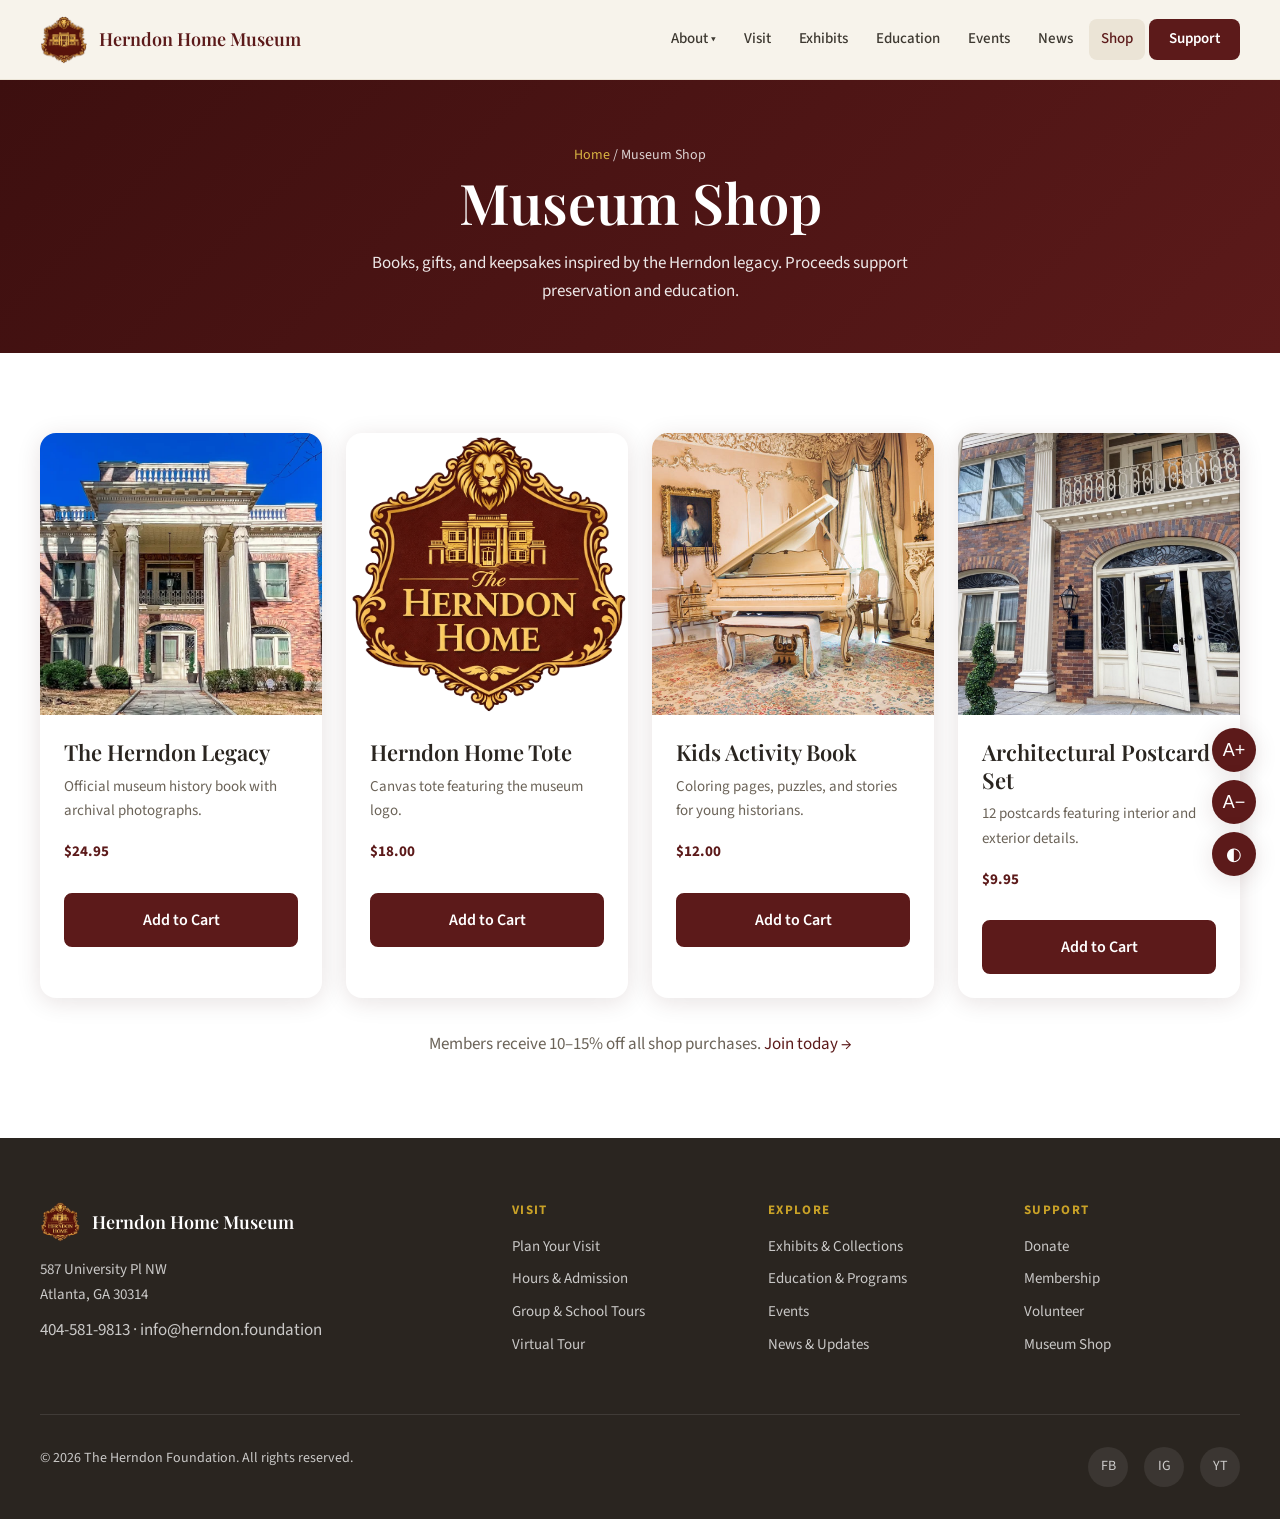
<file: shop.html>
<!DOCTYPE html>
<html lang="en">
<head>
  <meta charset="UTF-8">
  <meta name="viewport" content="width=device-width, initial-scale=1.0">
  <meta name="description" content="Shop books, gifts, and memorabilia from the Herndon Home Museum.">
  <title>Museum Shop | Herndon Home Museum</title>
  <link rel="preconnect" href="https://fonts.googleapis.com">
  <link rel="preconnect" href="https://fonts.gstatic.com" crossorigin>
  <link href="https://fonts.googleapis.com/css2?family=Playfair+Display:wght@500;600;700&family=Source+Sans+3:wght@400;500;600;700&display=swap" rel="stylesheet">
  <link rel="stylesheet" href="css/style.css">
  <link rel="icon" href="images/logocopy.png" type="image/png">
</head>
<body>
  <a href="#main" class="skip-link">Skip to main content</a>

  <header class="site-header">
    <div class="container header-inner">
      <a href="index.html" class="logo">
        <img src="images/logocopy.png" alt="Herndon Home Museum logo">
        <span>Herndon Home Museum</span>
      </a>
      <button class="menu-toggle" aria-label="Open menu" aria-expanded="false">
        <span></span><span></span><span></span>
      </button>
      <nav class="main-nav" aria-label="Main navigation">
        <div class="nav-dropdown">
          <button aria-haspopup="true">About ▾</button>
          <div class="nav-dropdown-menu">
            <a href="about-history.html">History of the Home</a>
            <a href="about-alonzo.html">Alonzo Herndon</a>
            <a href="about-mission.html">Mission &amp; Vision</a>
            <a href="about-staff.html">Staff &amp; Board</a>
          </div>
        </div>
        <a href="visit.html">Visit</a>
        <a href="exhibits.html">Exhibits</a>
        <a href="education.html">Education</a>
        <a href="events.html">Events</a>
        <a href="news.html">News</a>
        <a href="shop.html" class="active">Shop</a>
        <a href="support.html" class="btn-donate">Support</a>
      </nav>
    </div>
  </header>

  <main id="main">
    <div class="page-hero">
      <div class="container">
        <p class="breadcrumb"><a href="index.html">Home</a> / Museum Shop</p>
        <h1>Museum Shop</h1>
        <p>Books, gifts, and keepsakes inspired by the Herndon legacy. Proceeds support preservation and education.</p>
      </div>
    </div>

    <section>
      <div class="container">
        <div class="grid-4 product-grid">
          <div class="card">
            <div class="card-image"><img src="images/herndomhome.webp" alt="Herndon Home book"></div>
            <div class="card-body">
              <h3>The Herndon Legacy</h3>
              <p>Official museum history book with archival photographs.</p>
              <p style="font-weight: 700; color: var(--burgundy); margin-top: 0.5rem;">$24.95</p>
              <button class="btn btn-secondary" style="width: 100%; margin-top: 0.75rem; justify-content: center;">Add to Cart</button>
            </div>
          </div>
          <div class="card">
            <div class="card-image"><img src="images/logo.png" alt="Museum tote bag"></div>
            <div class="card-body">
              <h3>Herndon Home Tote</h3>
              <p>Canvas tote featuring the museum logo.</p>
              <p style="font-weight: 700; color: var(--burgundy); margin-top: 0.5rem;">$18.00</p>
              <button class="btn btn-secondary" style="width: 100%; margin-top: 0.75rem; justify-content: center;">Add to Cart</button>
            </div>
          </div>
          <div class="card">
            <div class="card-image"><img src="images/musicroom.jpg" alt="Kids activity book"></div>
            <div class="card-body">
              <h3>Kids Activity Book</h3>
              <p>Coloring pages, puzzles, and stories for young historians.</p>
              <p style="font-weight: 700; color: var(--burgundy); margin-top: 0.5rem;">$12.00</p>
              <button class="btn btn-secondary" style="width: 100%; margin-top: 0.75rem; justify-content: center;">Add to Cart</button>
            </div>
          </div>
          <div class="card">
            <div class="card-image"><img src="images/doorway.png" alt="Postcard set"></div>
            <div class="card-body">
              <h3>Architectural Postcard Set</h3>
              <p>12 postcards featuring interior and exterior details.</p>
              <p style="font-weight: 700; color: var(--burgundy); margin-top: 0.5rem;">$9.95</p>
              <button class="btn btn-secondary" style="width: 100%; margin-top: 0.75rem; justify-content: center;">Add to Cart</button>
            </div>
          </div>
        </div>
        <p style="text-align: center; margin-top: 2rem; color: var(--text-muted);">Members receive 10–15% off all shop purchases. <a href="support.html#membership">Join today →</a></p>
      </div>
    </section>
  </main>

  <footer class="site-footer">
    <div class="container">
      <div class="footer-grid">
        <div>
          <a href="index.html" class="logo" style="color: white; margin-bottom: 1rem;">
            <img src="images/logo.png" alt="" style="height: 40px;">
            <span>Herndon Home Museum</span>
          </a>
          <p style="font-size: 0.9375rem; margin-top: 1rem;">587 University Pl NW<br>Atlanta, GA 30314</p>
          <p style="margin-top: 0.5rem;"><a href="tel:4045819813">404-581-9813</a> · <a href="mailto:info@herndon.foundation">info@herndon.foundation</a></p>
        </div>
        <div>
          <h4>Visit</h4>
          <ul>
            <li><a href="visit.html">Plan Your Visit</a></li>
            <li><a href="visit.html#hours">Hours &amp; Admission</a></li>
            <li><a href="visit.html#groups">Group &amp; School Tours</a></li>
            <li><a href="visit.html#virtual-tour">Virtual Tour</a></li>
          </ul>
        </div>
        <div>
          <h4>Explore</h4>
          <ul>
            <li><a href="exhibits.html">Exhibits &amp; Collections</a></li>
            <li><a href="education.html">Education &amp; Programs</a></li>
            <li><a href="events.html">Events</a></li>
            <li><a href="news.html">News &amp; Updates</a></li>
          </ul>
        </div>
        <div>
          <h4>Support</h4>
          <ul>
            <li><a href="support.html#donate">Donate</a></li>
            <li><a href="support.html#membership">Membership</a></li>
            <li><a href="support.html#volunteer">Volunteer</a></li>
            <li><a href="shop.html">Museum Shop</a></li>
          </ul>
        </div>
      </div>
      <div class="footer-bottom">
        <p>© 2026 The Herndon Foundation. All rights reserved.</p>
        <div class="social-links">
          <a href="#" aria-label="Facebook">FB</a>
          <a href="#" aria-label="Instagram">IG</a>
          <a href="#" aria-label="YouTube">YT</a>
        </div>
      </div>
    </div>
  </footer>

  <div class="a11y-toolbar" aria-label="Accessibility tools">
    <button data-action="font-up" title="Increase text size" aria-label="Increase text size">A+</button>
    <button data-action="font-down" title="Decrease text size" aria-label="Decrease text size">A−</button>
    <button data-action="contrast" title="Toggle contrast" aria-label="Toggle high contrast">◐</button>
  </div>

  <script src="js/main.js"></script>
</body>
</html>
</file>
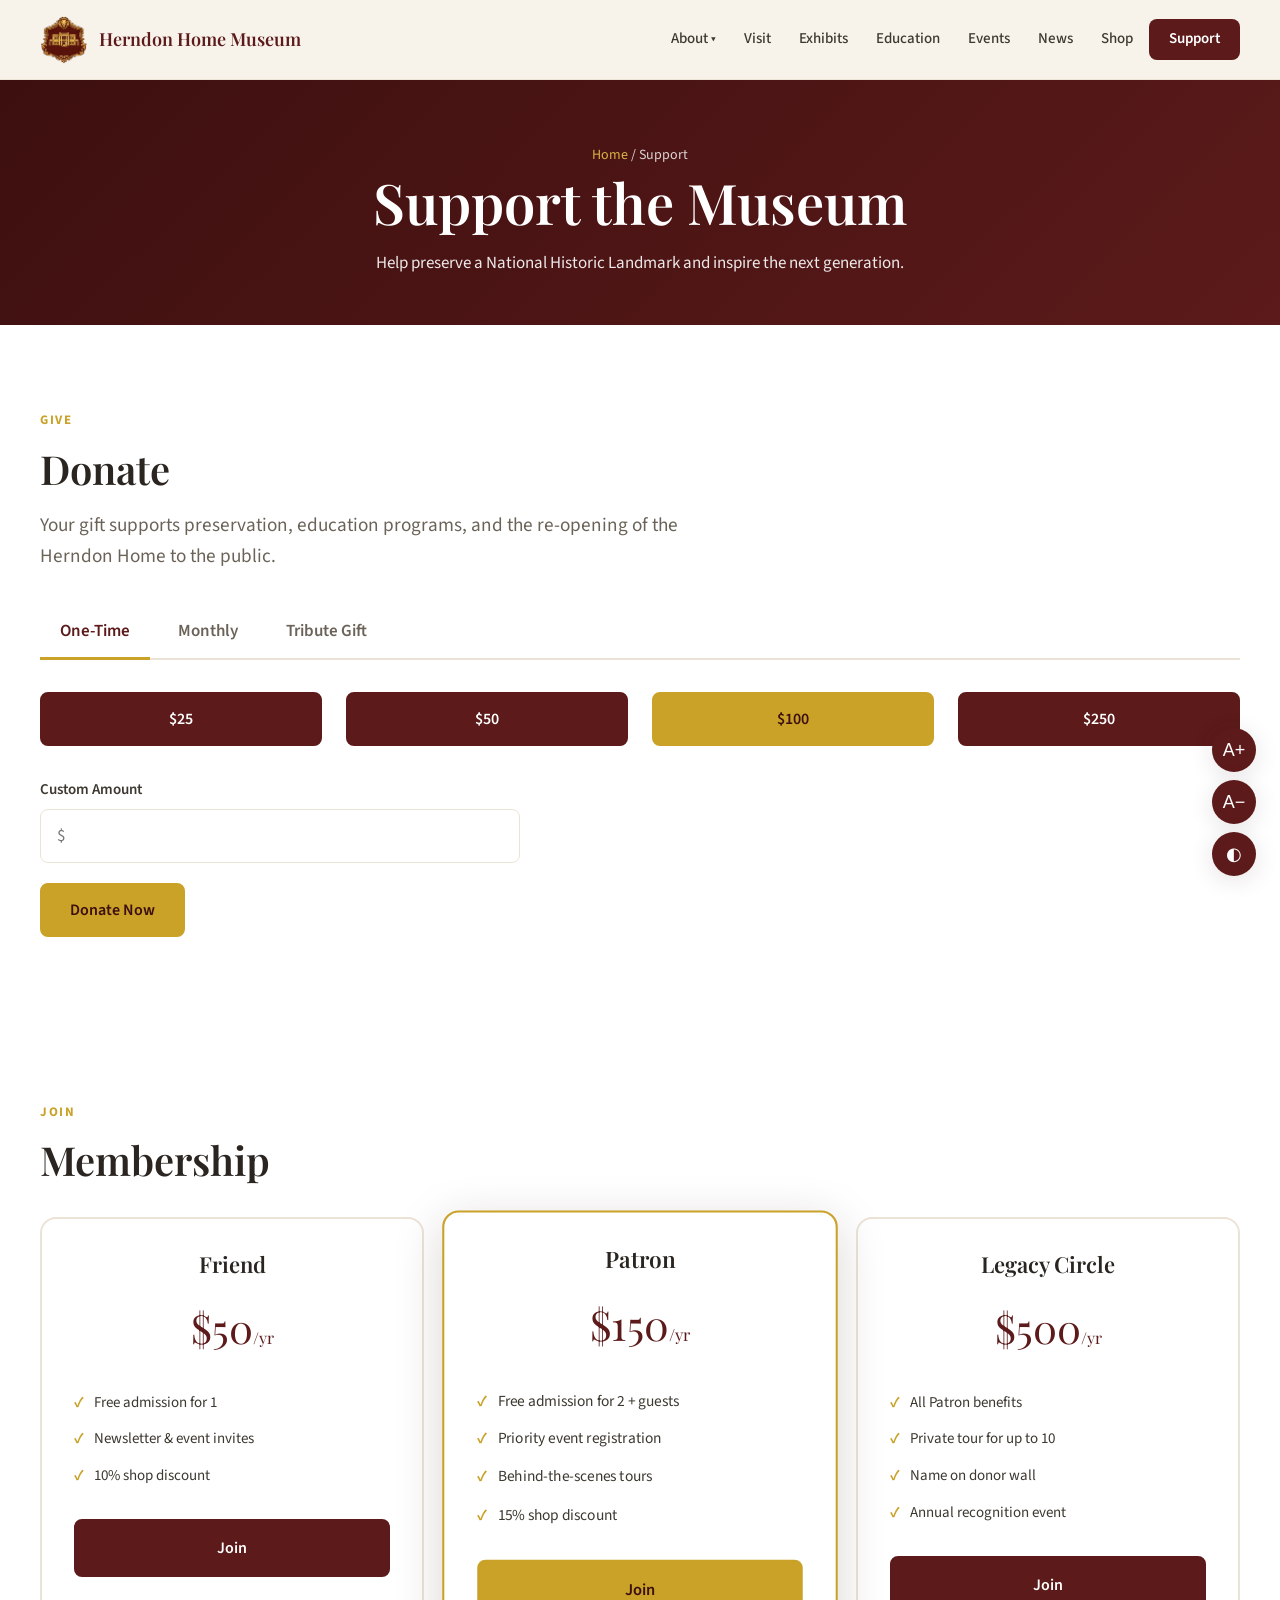
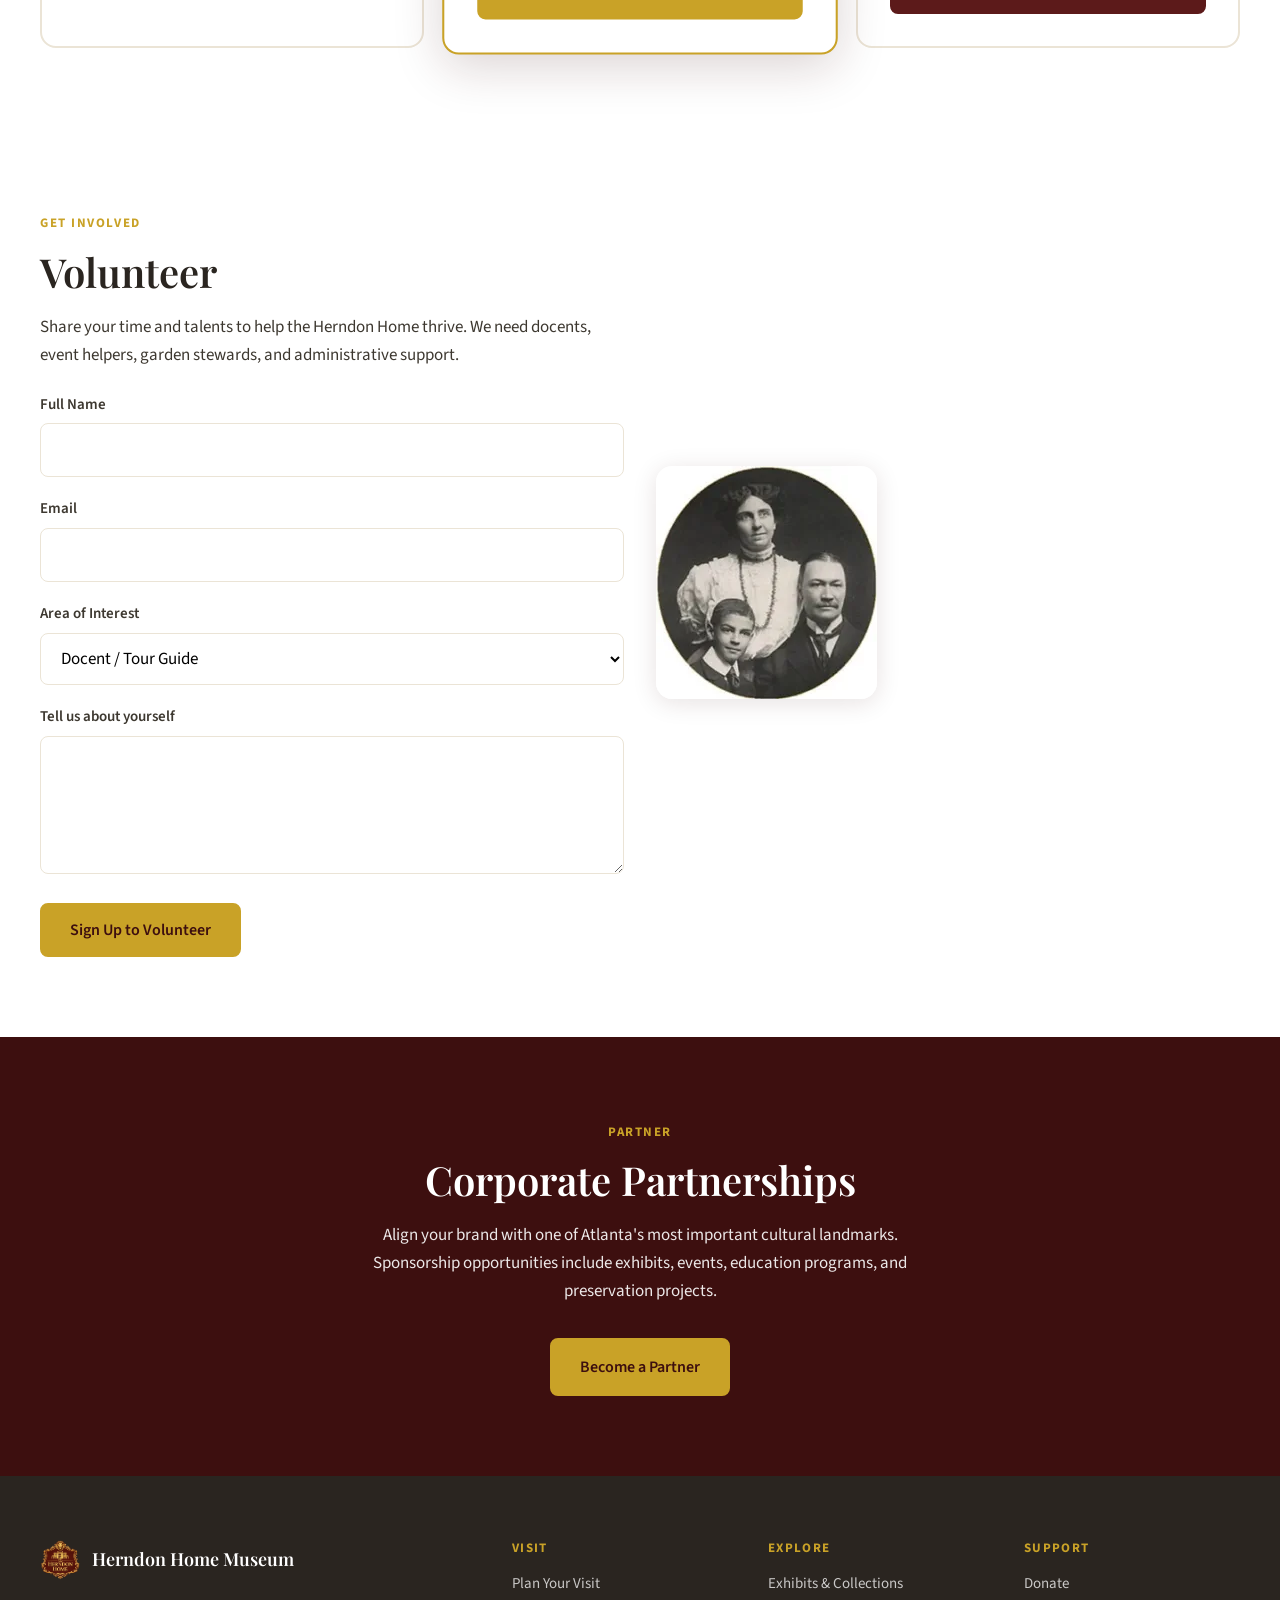
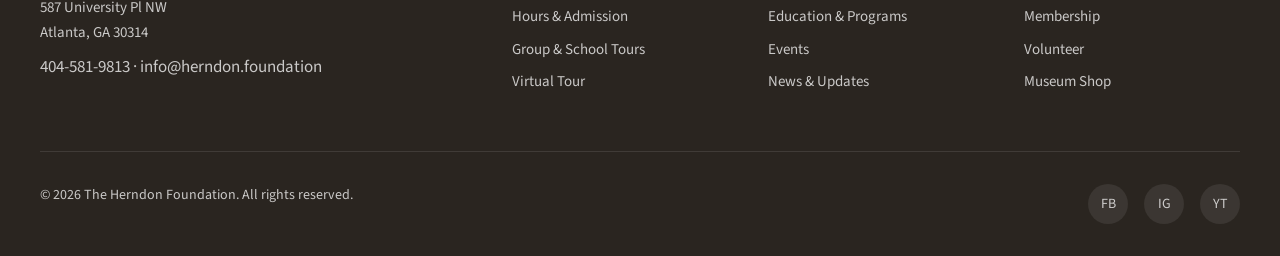
<file: support.html>
<!DOCTYPE html>
<html lang="en">
<head>
  <meta charset="UTF-8">
  <meta name="viewport" content="width=device-width, initial-scale=1.0">
  <meta name="description" content="Support the Herndon Home Museum through donations, membership, volunteering, and corporate partnerships.">
  <title>Support the Museum | Herndon Home Museum</title>
  <link rel="preconnect" href="https://fonts.googleapis.com">
  <link rel="preconnect" href="https://fonts.gstatic.com" crossorigin>
  <link href="https://fonts.googleapis.com/css2?family=Playfair+Display:wght@500;600;700&family=Source+Sans+3:wght@400;500;600;700&display=swap" rel="stylesheet">
  <link rel="stylesheet" href="css/style.css">
  <link rel="icon" href="images/logocopy.png" type="image/png">
</head>
<body>
  <a href="#main" class="skip-link">Skip to main content</a>

  <header class="site-header">
    <div class="container header-inner">
      <a href="index.html" class="logo">
        <img src="images/logocopy.png" alt="Herndon Home Museum logo">
        <span>Herndon Home Museum</span>
      </a>
      <button class="menu-toggle" aria-label="Open menu" aria-expanded="false">
        <span></span><span></span><span></span>
      </button>
      <nav class="main-nav" aria-label="Main navigation">
        <div class="nav-dropdown">
          <button aria-haspopup="true">About ▾</button>
          <div class="nav-dropdown-menu">
            <a href="about-history.html">History of the Home</a>
            <a href="about-alonzo.html">Alonzo Herndon</a>
            <a href="about-mission.html">Mission &amp; Vision</a>
            <a href="about-staff.html">Staff &amp; Board</a>
          </div>
        </div>
        <a href="visit.html">Visit</a>
        <a href="exhibits.html">Exhibits</a>
        <a href="education.html">Education</a>
        <a href="events.html">Events</a>
        <a href="news.html">News</a>
        <a href="shop.html">Shop</a>
        <a href="support.html" class="btn-donate active">Support</a>
      </nav>
    </div>
  </header>

  <main id="main">
    <div class="page-hero">
      <div class="container">
        <p class="breadcrumb"><a href="index.html">Home</a> / Support</p>
        <h1>Support the Museum</h1>
        <p>Help preserve a National Historic Landmark and inspire the next generation.</p>
      </div>
    </div>

    <section id="donate">
      <div class="container">
        <span class="section-label">Give</span>
        <h2>Donate</h2>
        <p class="lead" style="margin-bottom: 2rem;">Your gift supports preservation, education programs, and the re-opening of the Herndon Home to the public.</p>
        <div class="tabs">
          <button class="tab-btn active">One-Time</button>
          <button class="tab-btn">Monthly</button>
          <button class="tab-btn">Tribute Gift</button>
        </div>
        <div class="tab-panel active">
          <div class="grid-4" style="margin-bottom: 2rem;">
            <button class="btn btn-secondary" style="width: 100%; justify-content: center;">$25</button>
            <button class="btn btn-secondary" style="width: 100%; justify-content: center;">$50</button>
            <button class="btn btn-primary" style="width: 100%; justify-content: center;">$100</button>
            <button class="btn btn-secondary" style="width: 100%; justify-content: center;">$250</button>
          </div>
          <form style="max-width: 480px;">
            <div class="form-group">
              <label for="custom-amount">Custom Amount</label>
              <input type="number" id="custom-amount" placeholder="$" min="1">
            </div>
            <button type="submit" class="btn btn-primary">Donate Now</button>
          </form>
        </div>
        <div class="tab-panel">
          <p style="margin-bottom: 1.5rem; color: var(--text-muted);">Become a sustaining supporter with a monthly gift. Even $10/month helps keep the doors open.</p>
          <div class="grid-3">
            <button class="btn btn-secondary" style="width: 100%; justify-content: center;">$10/mo</button>
            <button class="btn btn-primary" style="width: 100%; justify-content: center;">$25/mo</button>
            <button class="btn btn-secondary" style="width: 100%; justify-content: center;">$50/mo</button>
          </div>
        </div>
        <div class="tab-panel">
          <p style="margin-bottom: 1.5rem; color: var(--text-muted);">Honor someone special with a tribute gift. We'll send a notification card on your behalf.</p>
          <form style="max-width: 480px;">
            <div class="form-group">
              <label for="honoree">In Honor Of</label>
              <input type="text" id="honoree" placeholder="Name">
            </div>
            <div class="form-group">
              <label for="tribute-amount">Amount</label>
              <input type="number" id="tribute-amount" placeholder="$" min="1">
            </div>
            <button type="submit" class="btn btn-primary">Make a Tribute Gift</button>
          </form>
        </div>
      </div>
    </section>

    <section id="membership" style="background: var(--white);">
      <div class="container">
        <span class="section-label">Join</span>
        <h2>Membership</h2>
        <div class="grid-3" style="margin-top: 2rem;">
          <div class="tier-card">
            <h3>Friend</h3>
            <div class="tier-price">$50<span style="font-size: 1rem;">/yr</span></div>
            <ul>
              <li>Free admission for 1</li>
              <li>Newsletter &amp; event invites</li>
              <li>10% shop discount</li>
            </ul>
            <a href="#" class="btn btn-secondary" style="width: 100%; justify-content: center;">Join</a>
          </div>
          <div class="tier-card featured">
            <h3>Patron</h3>
            <div class="tier-price">$150<span style="font-size: 1rem;">/yr</span></div>
            <ul>
              <li>Free admission for 2 + guests</li>
              <li>Priority event registration</li>
              <li>Behind-the-scenes tours</li>
              <li>15% shop discount</li>
            </ul>
            <a href="#" class="btn btn-primary" style="width: 100%; justify-content: center;">Join</a>
          </div>
          <div class="tier-card">
            <h3>Legacy Circle</h3>
            <div class="tier-price">$500<span style="font-size: 1rem;">/yr</span></div>
            <ul>
              <li>All Patron benefits</li>
              <li>Private tour for up to 10</li>
              <li>Name on donor wall</li>
              <li>Annual recognition event</li>
            </ul>
            <a href="#" class="btn btn-secondary" style="width: 100%; justify-content: center;">Join</a>
          </div>
        </div>
      </div>
    </section>

    <section id="volunteer">
      <div class="container grid-2">
        <div>
          <span class="section-label">Get Involved</span>
          <h2>Volunteer</h2>
          <p style="margin-bottom: 1.5rem;">Share your time and talents to help the Herndon Home thrive. We need docents, event helpers, garden stewards, and administrative support.</p>
          <form>
            <div class="form-group">
              <label for="vol-name">Full Name</label>
              <input type="text" id="vol-name" required>
            </div>
            <div class="form-group">
              <label for="vol-email">Email</label>
              <input type="email" id="vol-email" required>
            </div>
            <div class="form-group">
              <label for="vol-interest">Area of Interest</label>
              <select id="vol-interest">
                <option>Docent / Tour Guide</option>
                <option>Events &amp; Programs</option>
                <option>Garden &amp; Grounds</option>
                <option>Administrative</option>
                <option>Other</option>
              </select>
            </div>
            <div class="form-group">
              <label for="vol-message">Tell us about yourself</label>
              <textarea id="vol-message" rows="4"></textarea>
            </div>
            <button type="submit" class="btn btn-primary">Sign Up to Volunteer</button>
          </form>
        </div>
        <div>
          <img src="images/familyportrait.webp" alt="Community supporters at the museum" style="border-radius: var(--radius-lg); box-shadow: var(--shadow);">
        </div>
      </div>
    </section>

    <section id="partnerships" style="background: var(--burgundy-dark); color: white;">
      <div class="container" style="text-align: center;">
        <span class="section-label">Partner</span>
        <h2 style="color: white;">Corporate Partnerships</h2>
        <p style="max-width: 600px; margin: 1rem auto 2rem; opacity: 0.9;">Align your brand with one of Atlanta's most important cultural landmarks. Sponsorship opportunities include exhibits, events, education programs, and preservation projects.</p>
        <a href="mailto:info@herndon.foundation" class="btn btn-primary">Become a Partner</a>
      </div>
    </section>
  </main>

  <footer class="site-footer">
    <div class="container">
      <div class="footer-grid">
        <div>
          <a href="index.html" class="logo" style="color: white; margin-bottom: 1rem;">
            <img src="images/logo.png" alt="" style="height: 40px;">
            <span>Herndon Home Museum</span>
          </a>
          <p style="font-size: 0.9375rem; margin-top: 1rem;">587 University Pl NW<br>Atlanta, GA 30314</p>
          <p style="margin-top: 0.5rem;"><a href="tel:4045819813">404-581-9813</a> · <a href="mailto:info@herndon.foundation">info@herndon.foundation</a></p>
        </div>
        <div>
          <h4>Visit</h4>
          <ul>
            <li><a href="visit.html">Plan Your Visit</a></li>
            <li><a href="visit.html#hours">Hours &amp; Admission</a></li>
            <li><a href="visit.html#groups">Group &amp; School Tours</a></li>
            <li><a href="visit.html#virtual-tour">Virtual Tour</a></li>
          </ul>
        </div>
        <div>
          <h4>Explore</h4>
          <ul>
            <li><a href="exhibits.html">Exhibits &amp; Collections</a></li>
            <li><a href="education.html">Education &amp; Programs</a></li>
            <li><a href="events.html">Events</a></li>
            <li><a href="news.html">News &amp; Updates</a></li>
          </ul>
        </div>
        <div>
          <h4>Support</h4>
          <ul>
            <li><a href="support.html#donate">Donate</a></li>
            <li><a href="support.html#membership">Membership</a></li>
            <li><a href="support.html#volunteer">Volunteer</a></li>
            <li><a href="shop.html">Museum Shop</a></li>
          </ul>
        </div>
      </div>
      <div class="footer-bottom">
        <p>© 2026 The Herndon Foundation. All rights reserved.</p>
        <div class="social-links">
          <a href="#" aria-label="Facebook">FB</a>
          <a href="#" aria-label="Instagram">IG</a>
          <a href="#" aria-label="YouTube">YT</a>
        </div>
      </div>
    </div>
  </footer>

  <div class="a11y-toolbar" aria-label="Accessibility tools">
    <button data-action="font-up" title="Increase text size" aria-label="Increase text size">A+</button>
    <button data-action="font-down" title="Decrease text size" aria-label="Decrease text size">A−</button>
    <button data-action="contrast" title="Toggle contrast" aria-label="Toggle high contrast">◐</button>
  </div>

  <script src="js/main.js"></script>
</body>
</html>
</file>
<file: css/style.css>
/* Herndon Home Museum — Design System */
:root {
  --burgundy: #5c1a1a;
  --burgundy-dark: #3d0f0f;
  --burgundy-light: #7a2e2e;
  --gold: #c9a227;
  --gold-light: #e8c547;
  --cream: #f7f3eb;
  --cream-dark: #ebe4d6;
  --charcoal: #2a2520;
  --text: #3d3830;
  --text-muted: #6b6358;
  --white: #ffffff;
  --kids-purple: #6b4c9a;
  --kids-orange: #e87a3b;
  --kids-teal: #2a9d8f;
  --shadow: 0 4px 24px rgba(61, 15, 15, 0.12);
  --shadow-lg: 0 12px 48px rgba(61, 15, 15, 0.18);
  --radius: 8px;
  --radius-lg: 16px;
  --font-serif: "Playfair Display", Georgia, serif;
  --font-sans: "Source Sans 3", system-ui, sans-serif;
  --max-width: 1200px;
  --header-height: 80px;
}

*, *::before, *::after { box-sizing: border-box; margin: 0; padding: 0; }

html { scroll-behavior: smooth; }

body {
  font-family: var(--font-sans);
  font-size: 1.0625rem;
  line-height: 1.65;
  color: var(--text);
  background: var(--cream);
}

img { max-width: 100%; height: auto; display: block; }
a { color: var(--burgundy); text-decoration: none; transition: color 0.2s; }
a:hover { color: var(--gold); }

.skip-link {
  position: absolute;
  top: -100%;
  left: 1rem;
  background: var(--gold);
  color: var(--burgundy-dark);
  padding: 0.5rem 1rem;
  z-index: 9999;
  font-weight: 600;
}
.skip-link:focus { top: 1rem; }

/* Typography */
h1, h2, h3, h4 {
  font-family: var(--font-serif);
  font-weight: 600;
  line-height: 1.25;
  color: var(--charcoal);
}

h1 { font-size: clamp(2.25rem, 5vw, 3.5rem); }
h2 { font-size: clamp(1.75rem, 3.5vw, 2.5rem); margin-bottom: 1rem; }
h3 { font-size: 1.375rem; margin-bottom: 0.5rem; }

.lead { font-size: 1.2rem; color: var(--text-muted); max-width: 42rem; }

.section-label {
  display: inline-block;
  font-size: 0.8125rem;
  font-weight: 700;
  letter-spacing: 0.12em;
  text-transform: uppercase;
  color: var(--gold);
  margin-bottom: 0.75rem;
}

/* Layout */
.container {
  width: min(100% - 2rem, var(--max-width));
  margin-inline: auto;
}

section { padding: 5rem 0; }
section:nth-child(even):not(.spotlight) { background: var(--white); }

/* Header */
.site-header {
  position: sticky;
  top: 0;
  z-index: 1000;
  background: rgba(247, 243, 235, 0.95);
  backdrop-filter: blur(12px);
  border-bottom: 1px solid var(--cream-dark);
  height: var(--header-height);
}

.header-inner {
  display: flex;
  align-items: center;
  justify-content: space-between;
  height: 100%;
  gap: 1rem;
}

.logo {
  display: flex;
  align-items: center;
  gap: 0.75rem;
  font-family: var(--font-serif);
  font-size: 1.125rem;
  font-weight: 600;
  color: var(--burgundy);
}
.logo img { height: 48px; width: auto; }
.logo:hover { color: var(--burgundy-dark); }

.main-nav { display: flex; align-items: center; gap: 0.25rem; }

.main-nav a {
  padding: 0.5rem 0.75rem;
  font-size: 0.9375rem;
  font-weight: 500;
  color: var(--text);
  border-radius: var(--radius);
}
.main-nav a:hover,
.main-nav a.active { color: var(--burgundy); background: var(--cream-dark); }

.nav-dropdown { position: relative; }
.nav-dropdown > button {
  background: none;
  border: none;
  font: inherit;
  font-size: 0.9375rem;
  font-weight: 500;
  color: var(--text);
  padding: 0.5rem 0.75rem;
  cursor: pointer;
  border-radius: var(--radius);
  display: flex;
  align-items: center;
  gap: 0.25rem;
}
.nav-dropdown > button:hover { color: var(--burgundy); background: var(--cream-dark); }
.nav-dropdown-menu {
  display: none;
  position: absolute;
  top: 100%;
  left: 0;
  min-width: 220px;
  background: var(--white);
  border-radius: var(--radius);
  box-shadow: var(--shadow-lg);
  padding: 0.5rem;
  border: 1px solid var(--cream-dark);
}
.nav-dropdown:hover .nav-dropdown-menu,
.nav-dropdown.open .nav-dropdown-menu { display: block; }
.nav-dropdown-menu a {
  display: block;
  padding: 0.625rem 1rem;
  border-radius: calc(var(--radius) - 2px);
}

.btn-donate {
  background: var(--burgundy) !important;
  color: var(--white) !important;
  padding: 0.5rem 1.25rem !important;
  border-radius: var(--radius) !important;
  font-weight: 600 !important;
}
.btn-donate:hover { background: var(--burgundy-dark) !important; color: var(--gold-light) !important; }

.menu-toggle {
  display: none;
  background: none;
  border: none;
  cursor: pointer;
  padding: 0.5rem;
}
.menu-toggle span {
  display: block;
  width: 24px;
  height: 2px;
  background: var(--charcoal);
  margin: 5px 0;
  transition: 0.3s;
}

/* Hero */
.hero {
  position: relative;
  min-height: 85vh;
  display: flex;
  align-items: center;
  color: var(--white);
  overflow: hidden;
  padding: 0;
}

.hero-bg {
  position: absolute;
  inset: 0;
  background: linear-gradient(135deg, var(--burgundy-dark) 0%, var(--burgundy) 50%, #4a1520 100%);
  z-index: 0;
}
.hero-bg img {
  width: 100%;
  height: 100%;
  object-fit: cover;
  opacity: 0.35;
}
.hero-bg::after {
  content: "";
  position: absolute;
  inset: 0;
  background: linear-gradient(to top, rgba(61,15,15,0.85) 0%, rgba(61,15,15,0.3) 60%, transparent 100%);
}

.hero-inner {
  position: relative;
  z-index: 1;
  display: flex;
  align-items: center;
  gap: clamp(2rem, 5vw, 4rem);
  padding: 6rem 0 4rem;
}
.hero-logo {
  flex-shrink: 0;
}
.hero-logo img {
  width: clamp(140px, 18vw, 260px);
  height: auto;
  filter: drop-shadow(0 8px 32px rgba(0, 0, 0, 0.35));
}
.hero-content {
  position: relative;
  z-index: 1;
  flex: 1;
  min-width: 0;
  max-width: 720px;
}
.hero-tagline {
  font-family: var(--font-serif);
  font-size: clamp(2.5rem, 6vw, 4rem);
  font-weight: 700;
  line-height: 1.1;
  margin-bottom: 1.25rem;
  color: var(--white);
}
.hero-sub {
  font-size: 1.25rem;
  opacity: 0.92;
  margin-bottom: 2rem;
  max-width: 540px;
  color: var(--white);
}
.hero .section-label { color: var(--gold-light); }

.hero-cta { display: flex; flex-wrap: wrap; gap: 1rem; }

/* Buttons */
.btn {
  display: inline-flex;
  align-items: center;
  gap: 0.5rem;
  padding: 0.875rem 1.75rem;
  font-size: 1rem;
  font-weight: 600;
  border-radius: var(--radius);
  border: 2px solid transparent;
  cursor: pointer;
  transition: all 0.2s;
  font-family: inherit;
}
.btn-primary {
  background: var(--gold);
  color: var(--burgundy-dark);
  border-color: var(--gold);
}
.btn-primary:hover {
  background: var(--gold-light);
  border-color: var(--gold-light);
  color: var(--burgundy-dark);
}
.btn-outline {
  background: transparent;
  color: var(--white);
  border-color: rgba(255,255,255,0.6);
}
.btn-outline:hover {
  background: rgba(255,255,255,0.12);
  border-color: var(--white);
  color: var(--white);
}
.btn-secondary {
  background: var(--burgundy);
  color: var(--white);
  border-color: var(--burgundy);
}
.btn-secondary:hover {
  background: var(--burgundy-dark);
  border-color: var(--burgundy-dark);
  color: var(--gold-light);
}

/* Cards & Grid */
.grid-2 { display: grid; grid-template-columns: repeat(2, 1fr); gap: 2rem; align-items: center; }
.grid-3 { display: grid; grid-template-columns: repeat(3, 1fr); gap: 1.5rem; }
.grid-4 { display: grid; grid-template-columns: repeat(4, 1fr); gap: 1.5rem; }

.card {
  background: var(--white);
  border-radius: var(--radius-lg);
  overflow: hidden;
  box-shadow: var(--shadow);
  transition: transform 0.25s, box-shadow 0.25s;
}
.card:hover { transform: translateY(-4px); box-shadow: var(--shadow-lg); }
.card-image { aspect-ratio: 4/3; overflow: hidden; }
.card-image img { width: 100%; height: 100%; object-fit: cover; }
.card-body { padding: 1.5rem; }
.card-body p { color: var(--text-muted); font-size: 0.9375rem; margin-bottom: 1rem; }

.highlight-card {
  text-align: center;
  padding: 2rem 1.5rem;
  background: var(--white);
  border-radius: var(--radius-lg);
  box-shadow: var(--shadow);
  border-top: 4px solid var(--gold);
}
.highlight-card .icon {
  width: 56px;
  height: 56px;
  margin: 0 auto 1rem;
  background: var(--cream);
  border-radius: 50%;
  display: flex;
  align-items: center;
  justify-content: center;
  font-size: 1.5rem;
}

/* Family intro */
.family-grid {
  display: grid;
  grid-template-columns: repeat(4, 1fr);
  gap: 1.5rem;
  margin-top: 2.5rem;
}
.family-member {
  text-align: center;
  padding: 1.5rem 1rem;
  background: var(--white);
  border-radius: var(--radius-lg);
  box-shadow: var(--shadow);
}
.family-member img {
  width: 100px;
  height: 100px;
  object-fit: cover;
  border-radius: 50%;
  margin: 0 auto 1rem;
  border: 3px solid var(--gold);
}
.family-member h3 { font-size: 1.125rem; }
.family-member p { font-size: 0.875rem; color: var(--text-muted); }

.trustee-member {
  text-align: center;
  padding: 1.75rem 1.25rem;
  background: var(--white);
  border-radius: var(--radius-lg);
  box-shadow: var(--shadow);
}
.trustee-member img {
  width: 160px;
  height: 160px;
  object-fit: cover;
  object-position: top center;
  border-radius: 50%;
  margin: 0 auto 1.25rem;
  border: 3px solid var(--gold);
}
.trustee-member h3 { font-size: 1.125rem; margin-bottom: 0.25rem; }
.trustee-member p { font-size: 0.875rem; color: var(--text-muted); }

.staff-grid { margin-inline: auto; }

/* Kids Corner */
.kids-section {
  background: linear-gradient(135deg, #f0e8ff 0%, #fff5eb 50%, #e8f8f5 100%);
  padding: 5rem 0;
  position: relative;
  overflow: hidden;
}
.kids-section::before {
  content: "✦";
  position: absolute;
  font-size: 8rem;
  opacity: 0.06;
  top: 2rem;
  right: 5%;
  color: var(--kids-purple);
}
.kids-badge {
  display: inline-flex;
  align-items: center;
  gap: 0.5rem;
  background: var(--kids-orange);
  color: white;
  font-weight: 700;
  font-size: 0.8125rem;
  letter-spacing: 0.08em;
  text-transform: uppercase;
  padding: 0.375rem 1rem;
  border-radius: 999px;
  margin-bottom: 1rem;
}
.kids-video-wrap {
  position: relative;
  border-radius: var(--radius-lg);
  overflow: hidden;
  box-shadow: var(--shadow-lg);
  background: var(--charcoal);
  aspect-ratio: 16/9;
}
.kids-video-wrap video {
  width: 100%;
  height: 100%;
  object-fit: cover;
}
.kids-video-placeholder {
  display: flex;
  flex-direction: column;
  align-items: center;
  justify-content: center;
  height: 100%;
  min-height: 320px;
  background: linear-gradient(135deg, var(--kids-purple), var(--kids-teal));
  color: white;
  text-align: center;
  padding: 2rem;
}
.kids-video-placeholder .play-btn {
  width: 80px;
  height: 80px;
  border-radius: 50%;
  background: rgba(255,255,255,0.25);
  border: 3px solid white;
  display: flex;
  align-items: center;
  justify-content: center;
  font-size: 2rem;
  margin-bottom: 1rem;
  cursor: pointer;
  transition: transform 0.2s;
}
.kids-video-placeholder .play-btn:hover { transform: scale(1.08); }
.kids-activities {
  display: grid;
  grid-template-columns: repeat(3, 1fr);
  gap: 1rem;
  margin-top: 2rem;
}
.kids-activity {
  background: white;
  border-radius: var(--radius);
  padding: 1.25rem;
  text-align: center;
  border: 2px dashed var(--kids-teal);
}
.kids-activity span { font-size: 2rem; display: block; margin-bottom: 0.5rem; }

/* Object of the Month */
section.spotlight {
  background: var(--burgundy-dark);
  color: var(--white);
  padding: 5rem 0;
}
section.spotlight.spotlight--gray {
  background: #3d3d3d;
}
.spotlight-grid {
  display: grid;
  grid-template-columns: 1fr 1fr;
  gap: 2rem;
  align-items: stretch;
}
.spotlight h2,
.spotlight h3 { color: var(--white); }
.spotlight .section-label { color: var(--gold-light); }
.spotlight .lead { color: rgba(255, 255, 255, 0.9); max-width: none; }
.spotlight p { color: rgba(255, 255, 255, 0.88); }
.spotlight-content { display: flex; flex-direction: column; justify-content: center; }
.spotlight-image {
  border-radius: var(--radius-lg);
  overflow: hidden;
  box-shadow: var(--shadow-lg);
  border: 4px solid var(--gold);
  height: 100%;
  min-height: 280px;
}
.spotlight-image img {
  width: 100%;
  height: 100%;
  object-fit: cover;
}

.public-programs { align-items: stretch; }
.public-programs-media {
  min-height: 100%;
  display: flex;
}
.public-programs-media img { min-height: 320px; }

/* Timeline */
.timeline {
  position: relative;
  padding-left: 2rem;
  border-left: 3px solid var(--gold);
  margin-top: 2rem;
}
.timeline-item {
  position: relative;
  padding-bottom: 2rem;
  padding-left: 1.5rem;
}
.timeline-item::before {
  content: "";
  position: absolute;
  left: -2rem;
  top: 0.35rem;
  width: 14px;
  height: 14px;
  background: var(--gold);
  border-radius: 50%;
  transform: translateX(-50%);
  margin-left: -1.5px;
}
.timeline-year {
  font-family: var(--font-serif);
  font-size: 1.25rem;
  font-weight: 700;
  color: var(--burgundy);
}

/* Events calendar */
.event-card {
  display: flex;
  gap: 1.25rem;
  background: var(--white);
  border-radius: var(--radius-lg);
  padding: 1.25rem;
  box-shadow: var(--shadow);
  margin-bottom: 1rem;
}
.event-date {
  flex-shrink: 0;
  width: 72px;
  text-align: center;
  background: var(--burgundy);
  color: white;
  border-radius: var(--radius);
  padding: 0.75rem 0.5rem;
}
.event-date .month { font-size: 0.75rem; text-transform: uppercase; letter-spacing: 0.05em; }
.event-date .day { font-size: 1.75rem; font-weight: 700; font-family: var(--font-serif); line-height: 1; }

/* Forms */
.form-group { margin-bottom: 1.25rem; }
.form-group label {
  display: block;
  font-weight: 600;
  margin-bottom: 0.375rem;
  font-size: 0.9375rem;
}
.form-group input,
.form-group select,
.form-group textarea {
  width: 100%;
  padding: 0.75rem 1rem;
  border: 1px solid var(--cream-dark);
  border-radius: var(--radius);
  font: inherit;
  background: var(--white);
}
.form-group input:focus,
.form-group textarea:focus {
  outline: 2px solid var(--gold);
  border-color: var(--gold);
}

/* Newsletter bar */
.newsletter-bar {
  background: var(--burgundy);
  color: white;
  padding: 3rem 0;
}
.newsletter-bar h2 { color: white; margin-bottom: 0.5rem; }
.newsletter-form {
  display: flex;
  gap: 0.75rem;
  flex-wrap: wrap;
  margin-top: 1.5rem;
}
.newsletter-form input {
  flex: 1;
  min-width: 220px;
  padding: 0.875rem 1rem;
  border: none;
  border-radius: var(--radius);
  font: inherit;
}

/* Footer */
.site-footer {
  background: var(--charcoal);
  color: rgba(255,255,255,0.75);
  padding: 4rem 0 2rem;
}
.footer-grid {
  display: grid;
  grid-template-columns: 2fr 1fr 1fr 1fr;
  gap: 2.5rem;
  margin-bottom: 3rem;
}
.site-footer h4 {
  color: var(--gold);
  font-family: var(--font-sans);
  font-size: 0.8125rem;
  font-weight: 700;
  letter-spacing: 0.1em;
  text-transform: uppercase;
  margin-bottom: 1rem;
}
.site-footer a { color: rgba(255,255,255,0.75); }
.site-footer a:hover { color: var(--gold-light); }
.site-footer ul { list-style: none; }
.site-footer li { margin-bottom: 0.5rem; font-size: 0.9375rem; }
.footer-bottom {
  border-top: 1px solid rgba(255,255,255,0.1);
  padding-top: 2rem;
  display: flex;
  flex-wrap: wrap;
  justify-content: space-between;
  gap: 1rem;
  font-size: 0.875rem;
}
.social-links { display: flex; gap: 1rem; }
.social-links a {
  width: 40px;
  height: 40px;
  border-radius: 50%;
  background: rgba(255,255,255,0.08);
  display: flex;
  align-items: center;
  justify-content: center;
  font-size: 0.875rem;
}

/* Page header */
.page-hero {
  background: linear-gradient(135deg, var(--burgundy-dark), var(--burgundy));
  color: white;
  padding: 4rem 0 3rem;
  text-align: center;
}
.page-hero h1 { color: white; margin-bottom: 0.75rem; }
.page-hero p { color: white; opacity: 0.9; max-width: 600px; margin: 0 auto; }

.breadcrumb {
  font-size: 0.875rem;
  margin-bottom: 1rem;
  opacity: 0.8;
}
.page-hero .breadcrumb { color: rgba(255, 255, 255, 0.9); }
.breadcrumb a { color: var(--gold-light); }

/* Tabs */
.tabs { display: flex; gap: 0.5rem; flex-wrap: wrap; margin-bottom: 2rem; border-bottom: 2px solid var(--cream-dark); padding-bottom: 0; }
.tab-btn {
  background: none;
  border: none;
  padding: 0.75rem 1.25rem;
  font: inherit;
  font-weight: 600;
  color: var(--text-muted);
  cursor: pointer;
  border-bottom: 3px solid transparent;
  margin-bottom: -2px;
}
.tab-btn.active { color: var(--burgundy); border-bottom-color: var(--gold); }
.tab-panel { display: none; }
.tab-panel.active { display: block; }

/* Membership tiers */
.tier-card {
  text-align: center;
  padding: 2rem;
  border-radius: var(--radius-lg);
  border: 2px solid var(--cream-dark);
  background: var(--white);
}
.tier-card.featured {
  border-color: var(--gold);
  box-shadow: var(--shadow-lg);
  transform: scale(1.03);
}
.tier-price {
  font-family: var(--font-serif);
  font-size: 2.5rem;
  color: var(--burgundy);
  margin: 1rem 0;
}
.tier-card ul {
  list-style: none;
  text-align: left;
  margin: 1.5rem 0;
  font-size: 0.9375rem;
}
.tier-card li { padding: 0.375rem 0; padding-left: 1.25rem; position: relative; }
.tier-card li::before { content: "✓"; position: absolute; left: 0; color: var(--gold); font-weight: 700; }

/* Virtual tour CTA */
.virtual-tour-banner {
  background: linear-gradient(rgba(61,15,15,0.7), rgba(61,15,15,0.7)), url('../images/herndomhome.webp') center/cover;
  border-radius: var(--radius-lg);
  padding: 4rem 2rem;
  text-align: center;
  color: white;
  margin: 3rem 0;
}
.virtual-tour-banner h2 { color: white; margin-bottom: 1rem; }

/* Accessibility toolbar */
.a11y-toolbar {
  position: fixed;
  bottom: 1.5rem;
  right: 1.5rem;
  z-index: 900;
  display: flex;
  flex-direction: column;
  gap: 0.5rem;
}
.a11y-toolbar button {
  width: 44px;
  height: 44px;
  border-radius: 50%;
  border: none;
  background: var(--burgundy);
  color: white;
  font-size: 1.125rem;
  cursor: pointer;
  box-shadow: var(--shadow);
}
.a11y-toolbar button:hover { background: var(--burgundy-dark); }

/* Shop */
.product-grid .card-image { aspect-ratio: 1; }

/* Responsive */
@media (max-width: 1024px) {
  .grid-4, .family-grid { grid-template-columns: repeat(2, 1fr); }
  .footer-grid { grid-template-columns: repeat(2, 1fr); }
}

@media (max-width: 768px) {
  .menu-toggle { display: block; }
  .main-nav {
    display: none;
    position: absolute;
    top: var(--header-height);
    left: 0;
    right: 0;
    background: var(--white);
    flex-direction: column;
    padding: 1rem;
    box-shadow: var(--shadow-lg);
    border-bottom: 1px solid var(--cream-dark);
  }
  .main-nav.open { display: flex; }
  .nav-dropdown-menu {
    position: static;
    box-shadow: none;
    border: none;
    padding-left: 1rem;
  }
  .grid-2, .grid-3, .kids-activities, .spotlight-grid { grid-template-columns: 1fr; }
  .family-grid { grid-template-columns: 1fr; }
  .footer-grid { grid-template-columns: 1fr; }
  .hero-inner {
    flex-direction: column;
    text-align: center;
    padding: 4rem 0 3rem;
  }
  .hero-logo img { width: min(200px, 50vw); }
  .hero-sub { margin-inline: auto; }
  .hero-cta { flex-direction: column; }
  .hero-cta .btn { text-align: center; justify-content: center; }
  section { padding: 3.5rem 0; }
}
</file>
